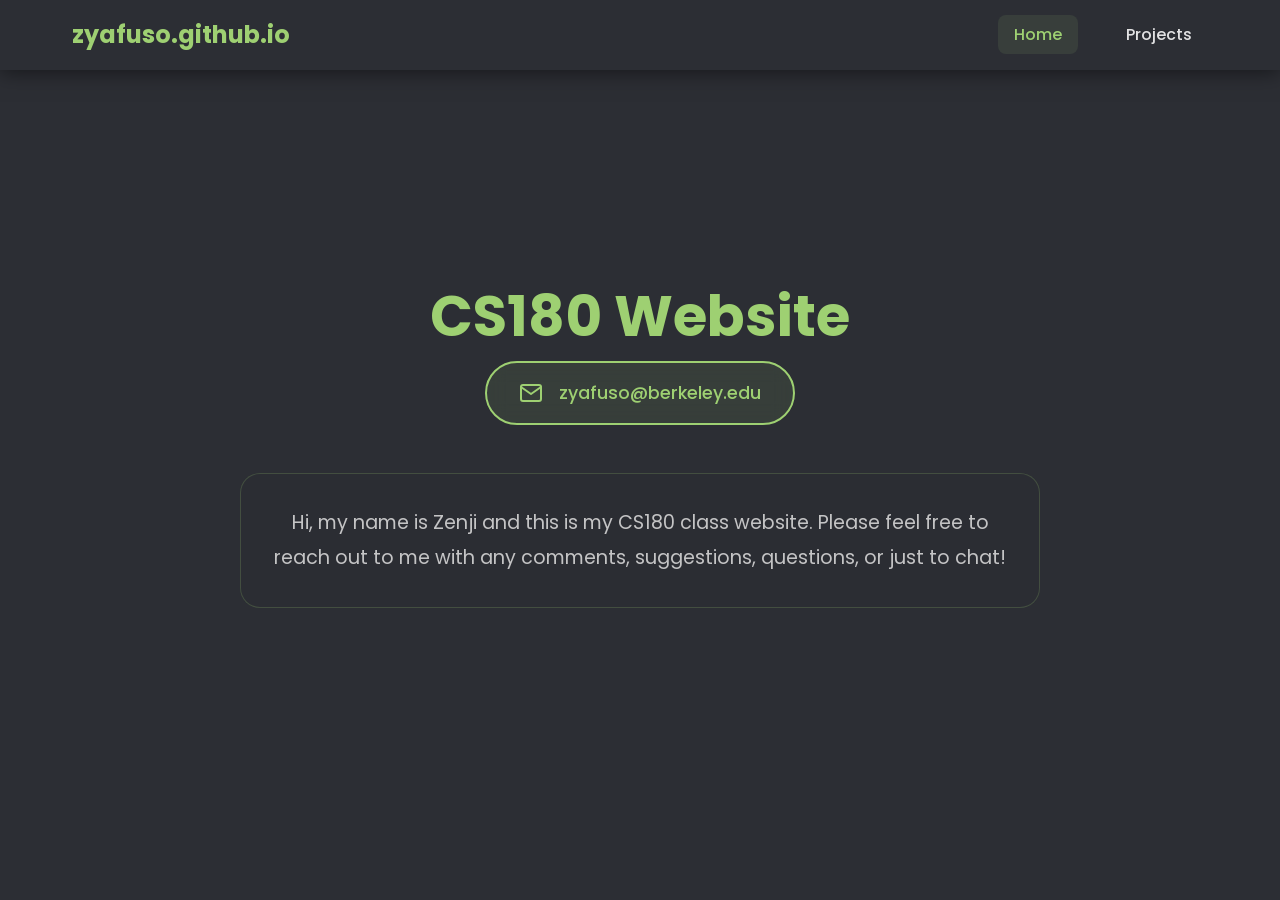
<file: index.html>
<!DOCTYPE html>
<html lang="en">
<head>
    <meta charset="UTF-8">
    <meta name="viewport" content="width=device-width, initial-scale=1.0">
    <title>CS180 Website</title>
    <link rel="stylesheet" href="./styles.css">
    <link href="https://fonts.googleapis.com/css2?family=Poppins:wght@300;400;600;700&display=swap" rel="stylesheet">
</head>
<body>
    <nav class="navbar">
        <div class="nav-container">
            <div class="nav-logo">
                <span class="logo-text">zyafuso.github.io</span>
            </div>
            <ul class="nav-menu">
                <li class="nav-item">
                    <a href="index.html" class="nav-link active">Home</a>
                </li>
                <li class="nav-item">
                    <a href="projects.html" class="nav-link">Projects</a>
                </li>
            </ul>
        </div>
    </nav>

    <main class="main-content">
        <section class="hero-section">
            <div class="hero-content">
                <h1 class="hero-title">CS180 Website</h1>
                
                <!-- Email Contact Section -->
                <div class="contact-section">
                    <div class="email-banner">
                        <svg class="email-icon" viewBox="0 0 24 24" fill="none" xmlns="http://www.w3.org/2000/svg">
                            <path d="M4 4H20C21.1 4 22 4.9 22 6V18C22 19.1 21.1 20 20 20H4C2.9 20 2 19.1 2 18V6C2 4.9 2.9 4 4 4Z" stroke="currentColor" stroke-width="2" stroke-linecap="round" stroke-linejoin="round"/>
                            <polyline points="22,6 12,13 2,6" stroke="currentColor" stroke-width="2" stroke-linecap="round" stroke-linejoin="round"/>
                        </svg>
                        <a href="mailto:your.email@example.com" class="email-link">zyafuso@berkeley.edu</a>
                    </div>
                </div>

                <!-- About Section -->
                <div class="about-section">
                    <p class="about-text">Hi, my name is Zenji and this is my CS180 class website. Please feel free to reach out to me with any comments, suggestions, questions, or just to chat!</p>
                </div>
            </div>
        </section>
    </main>

    <script src="./script.js"></script>
</body>
</html>
</file>
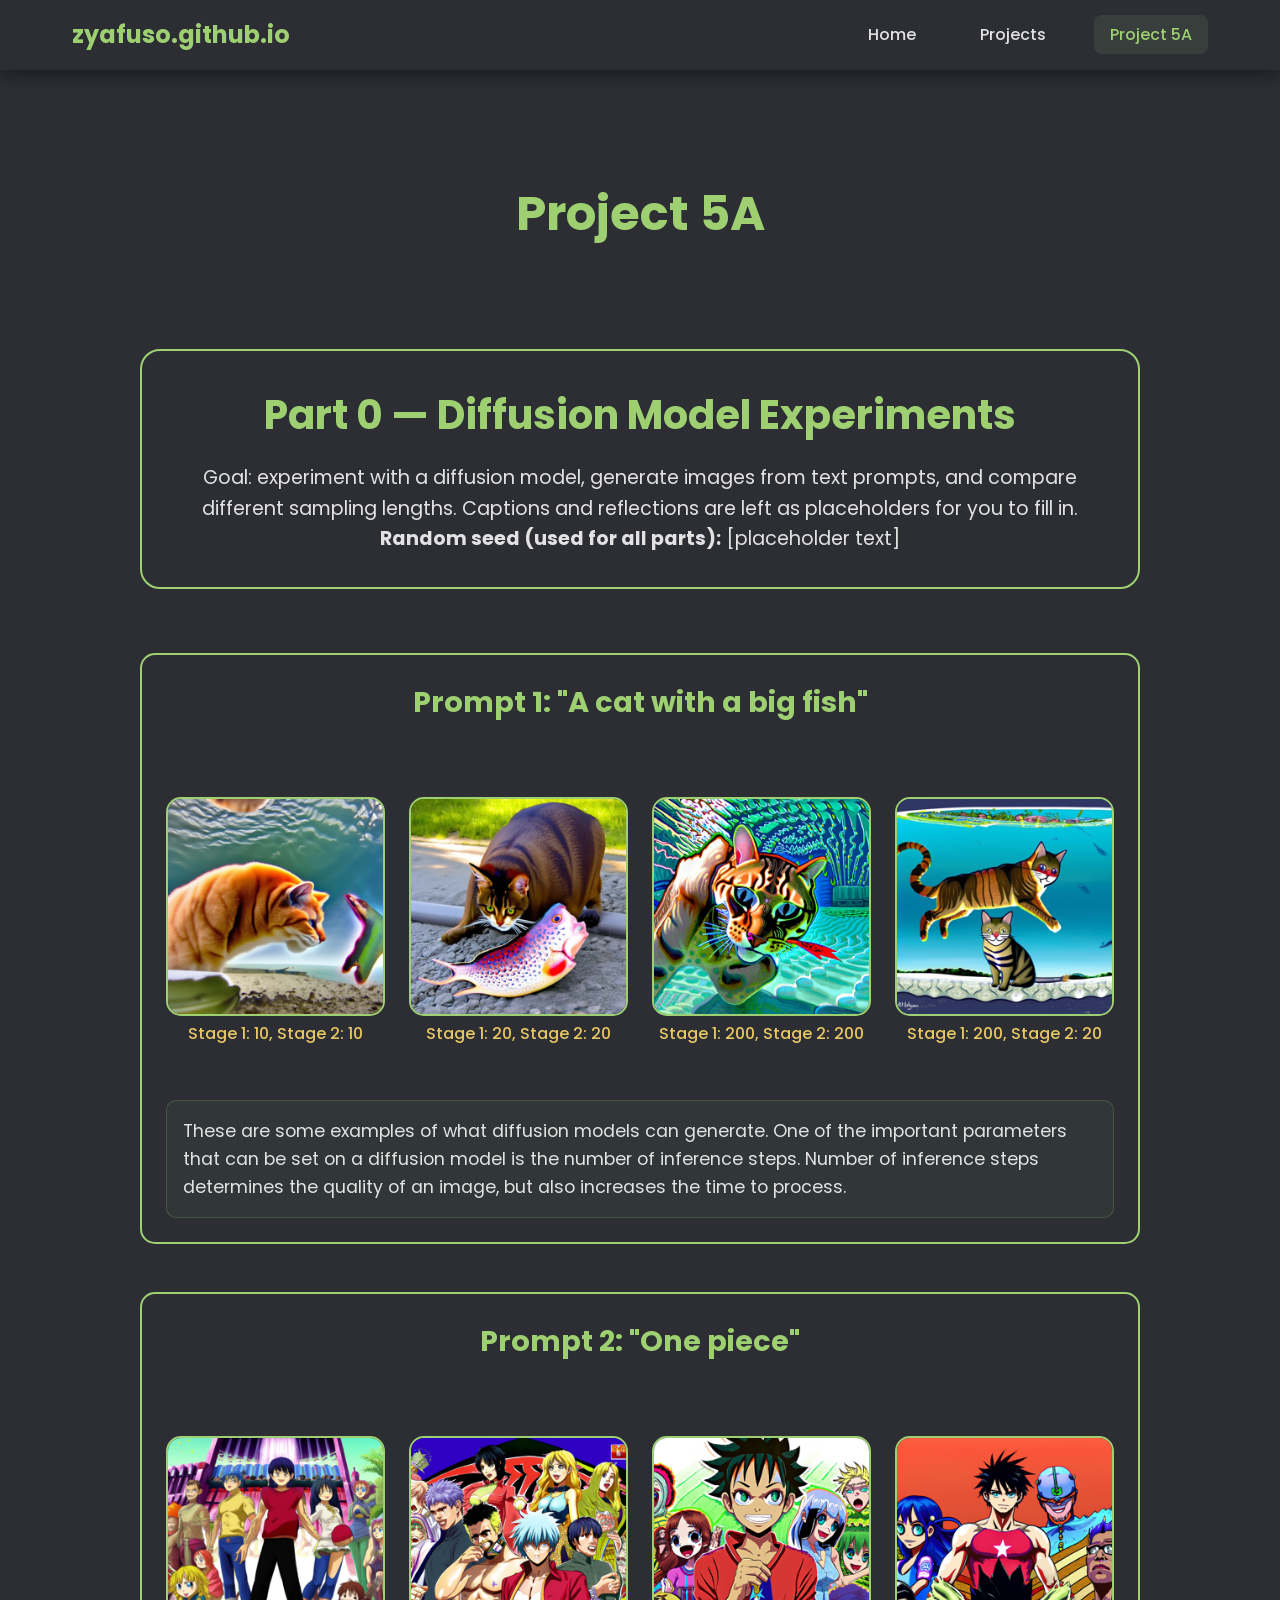
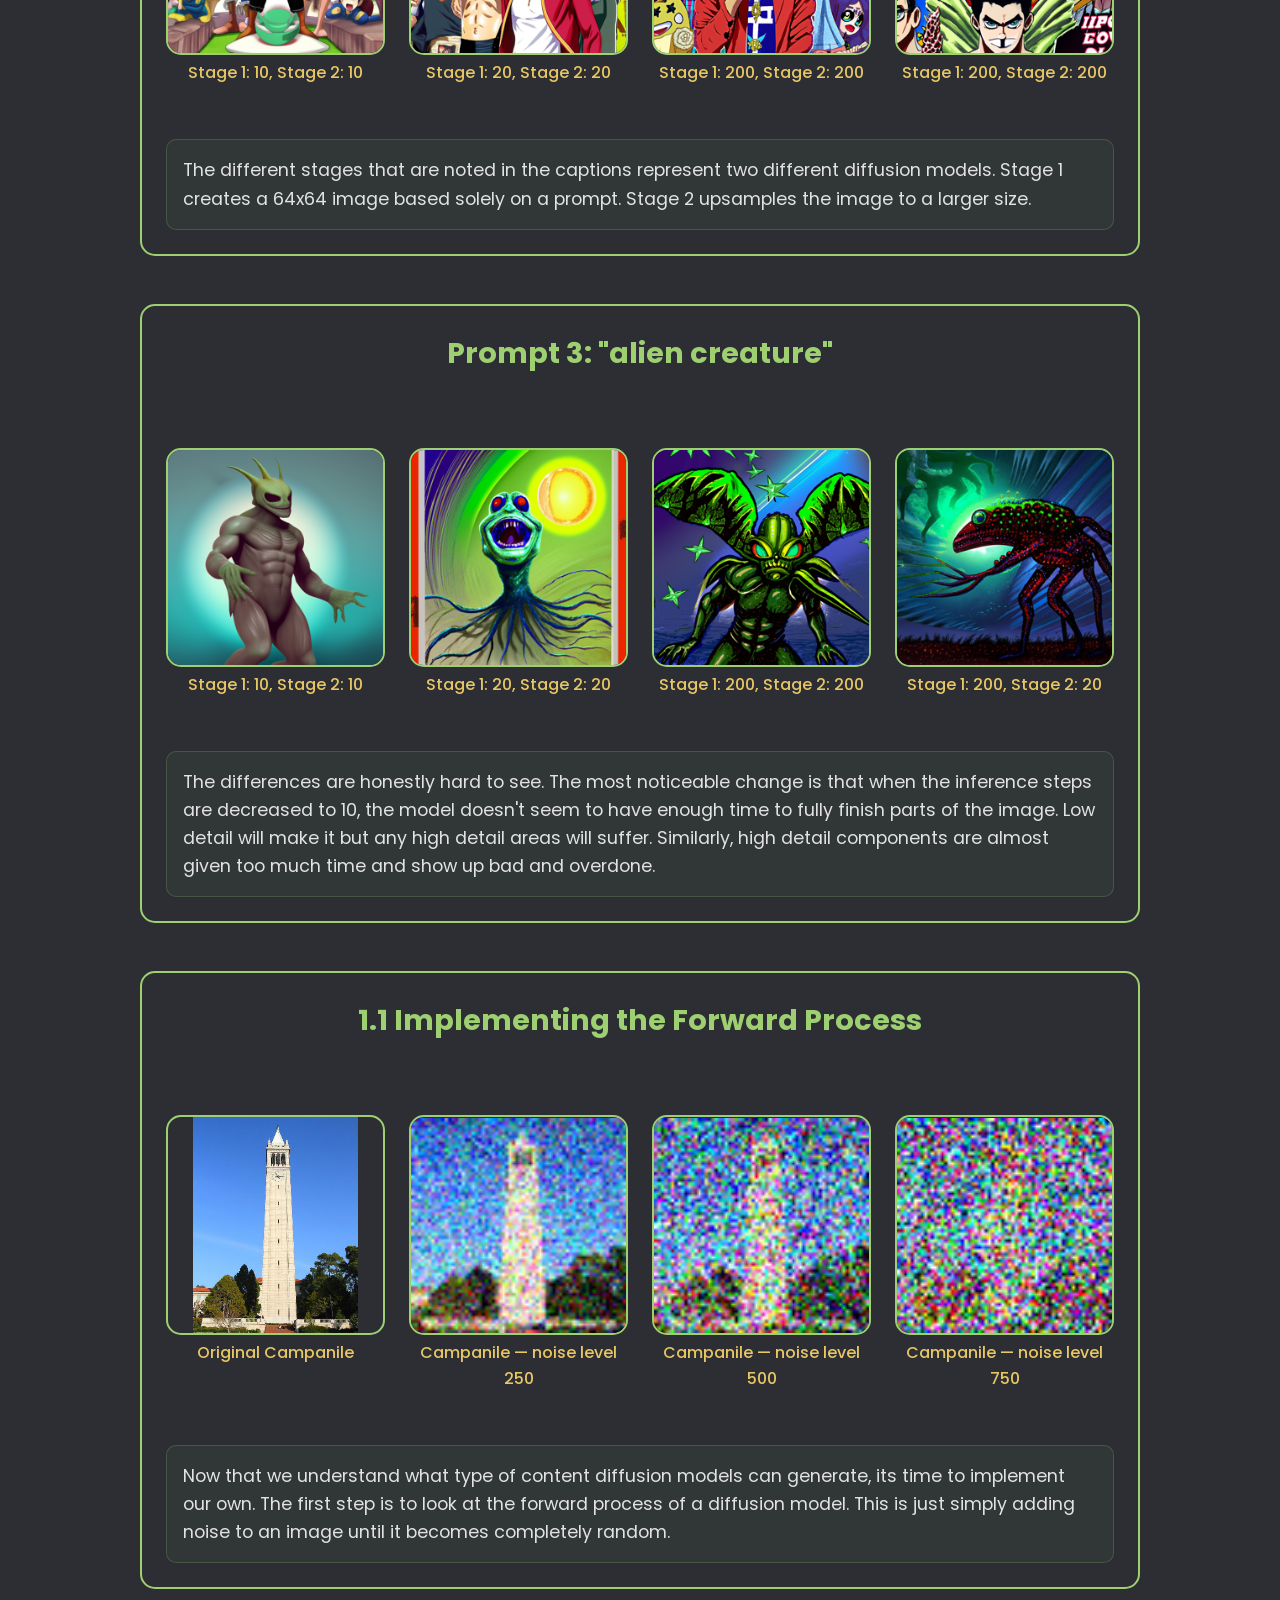
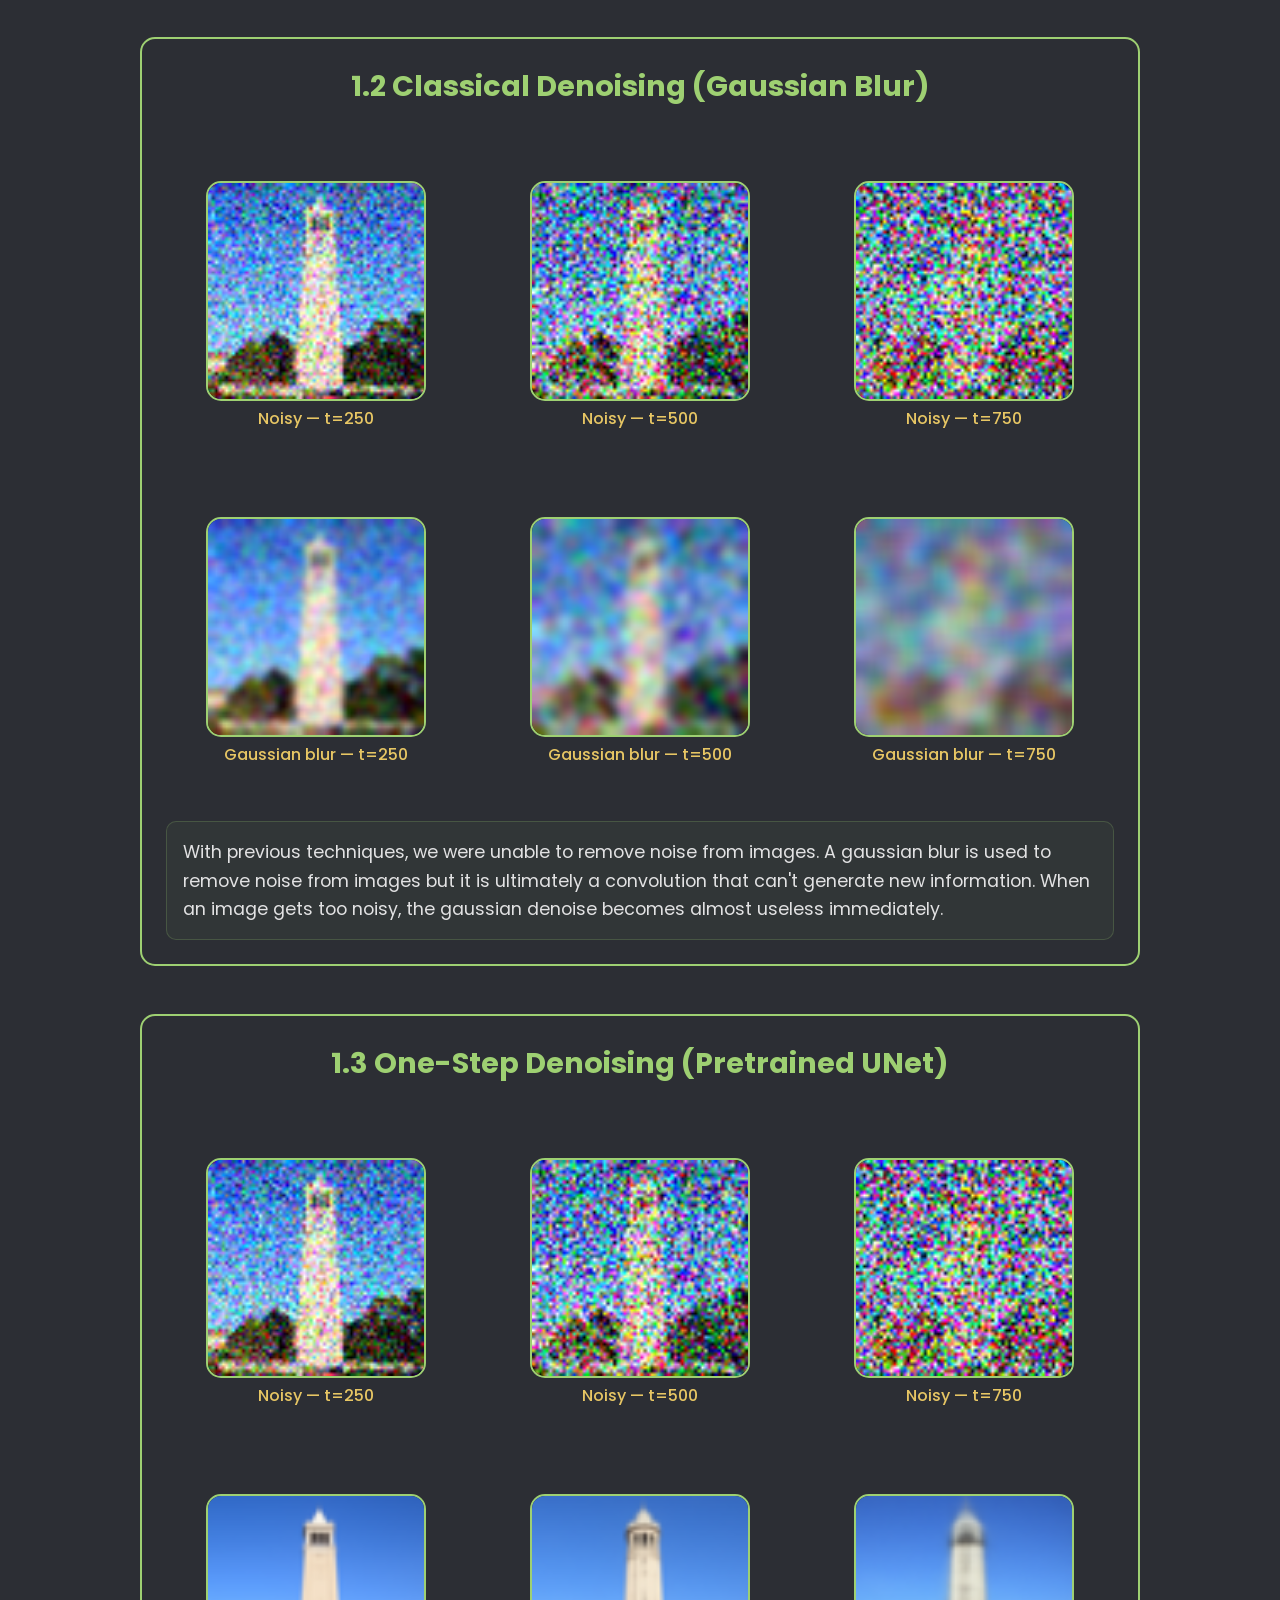
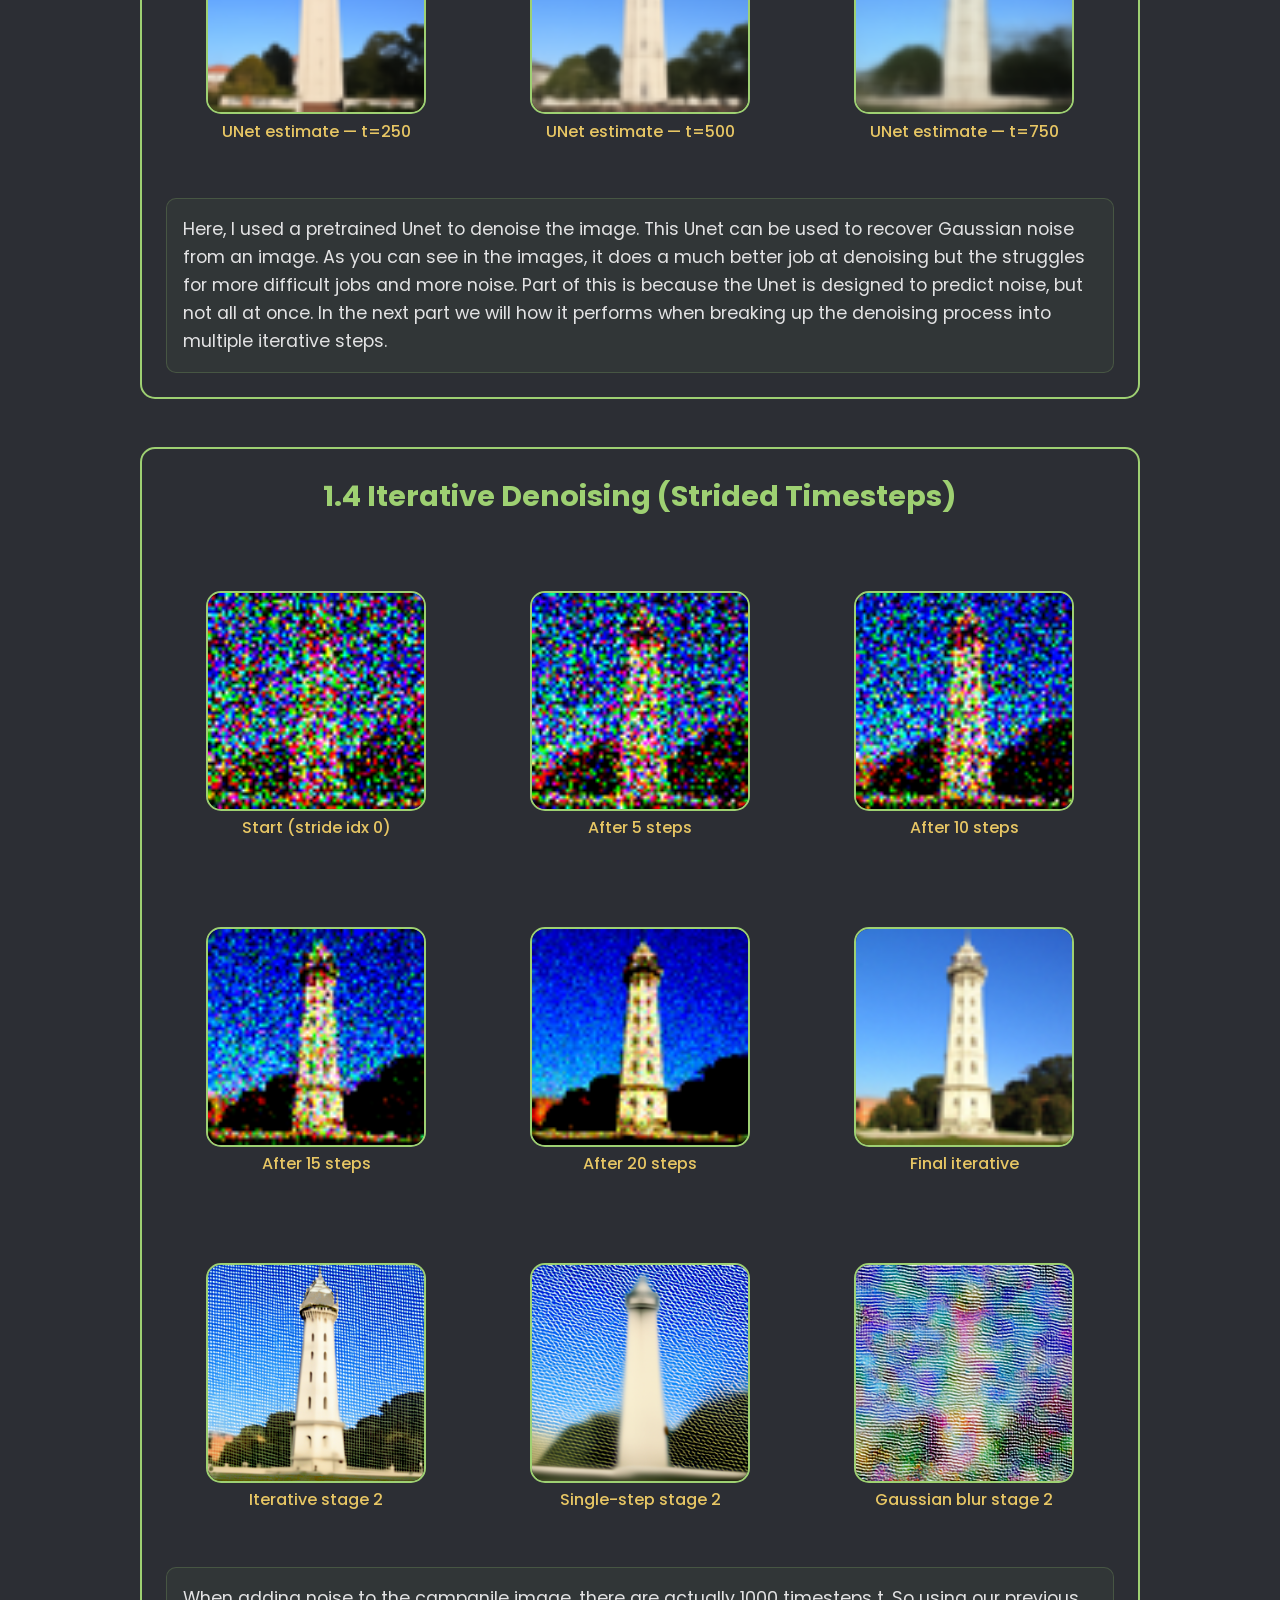
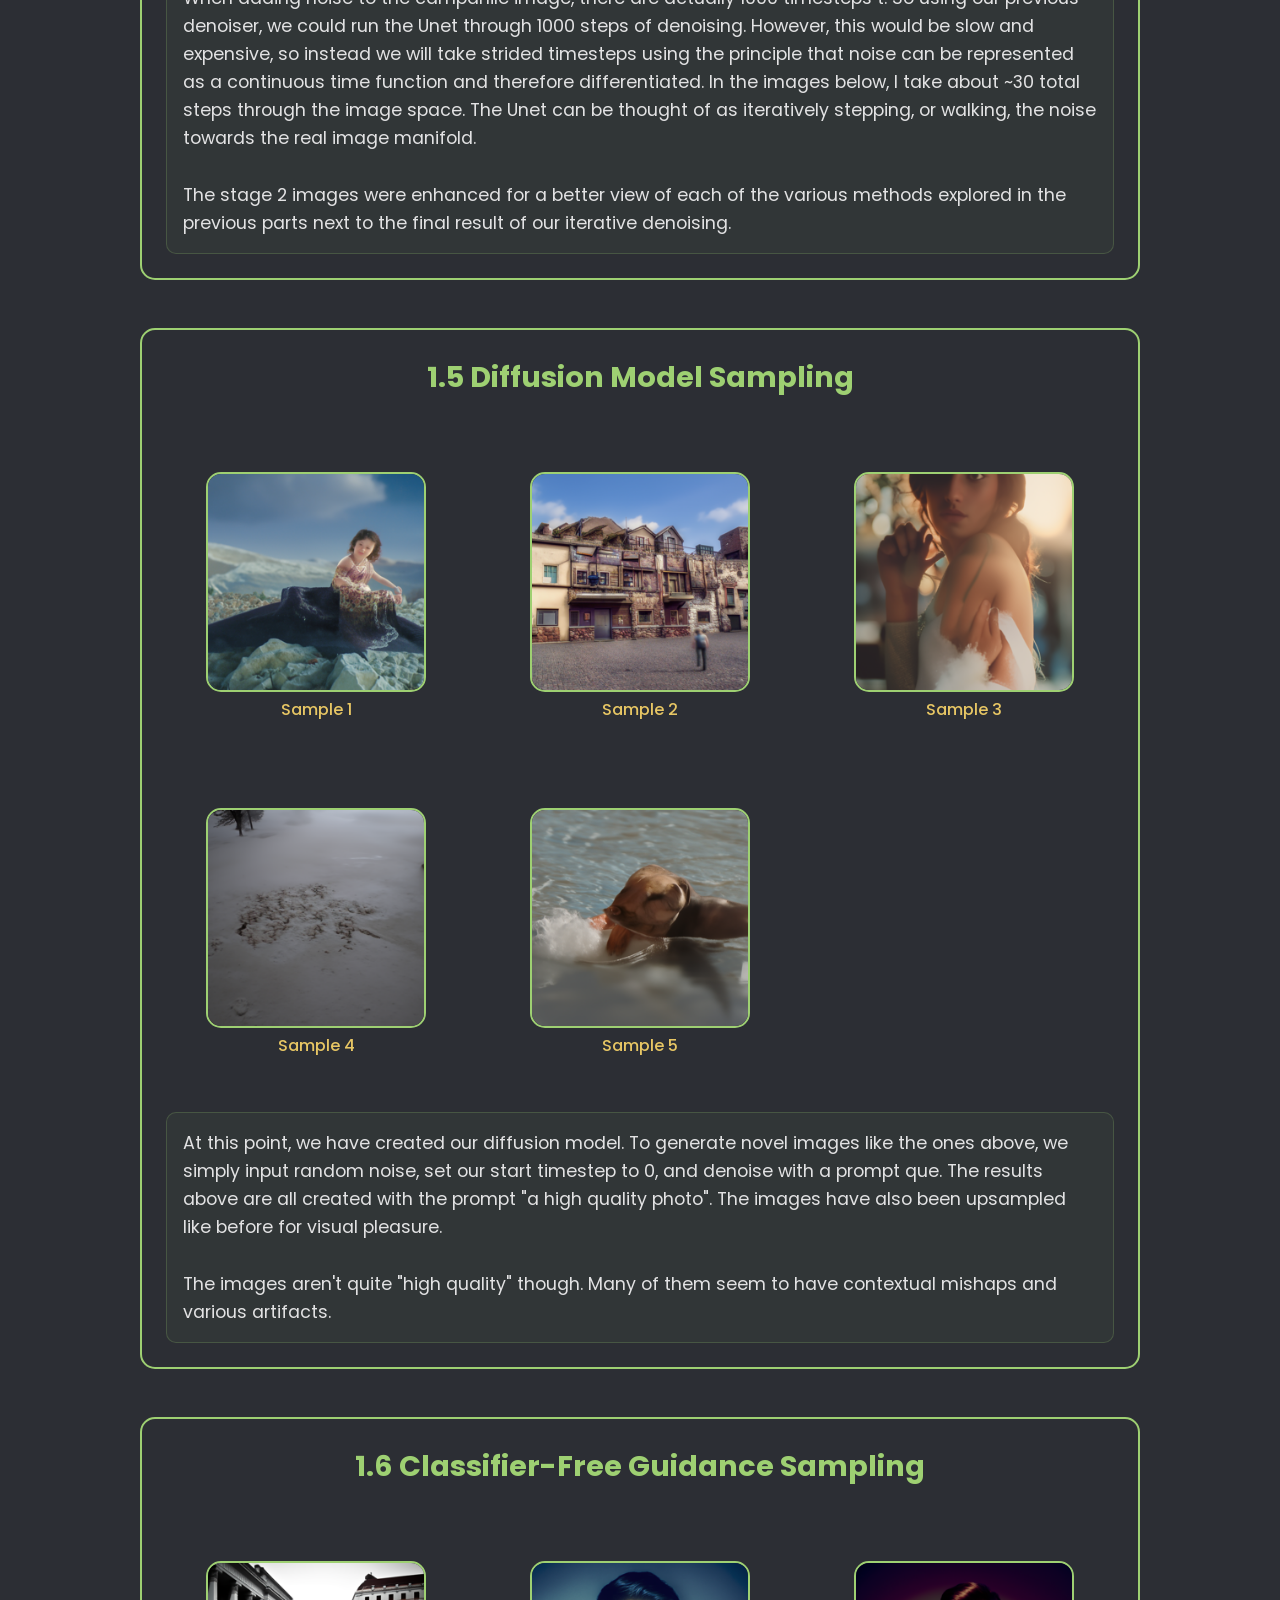
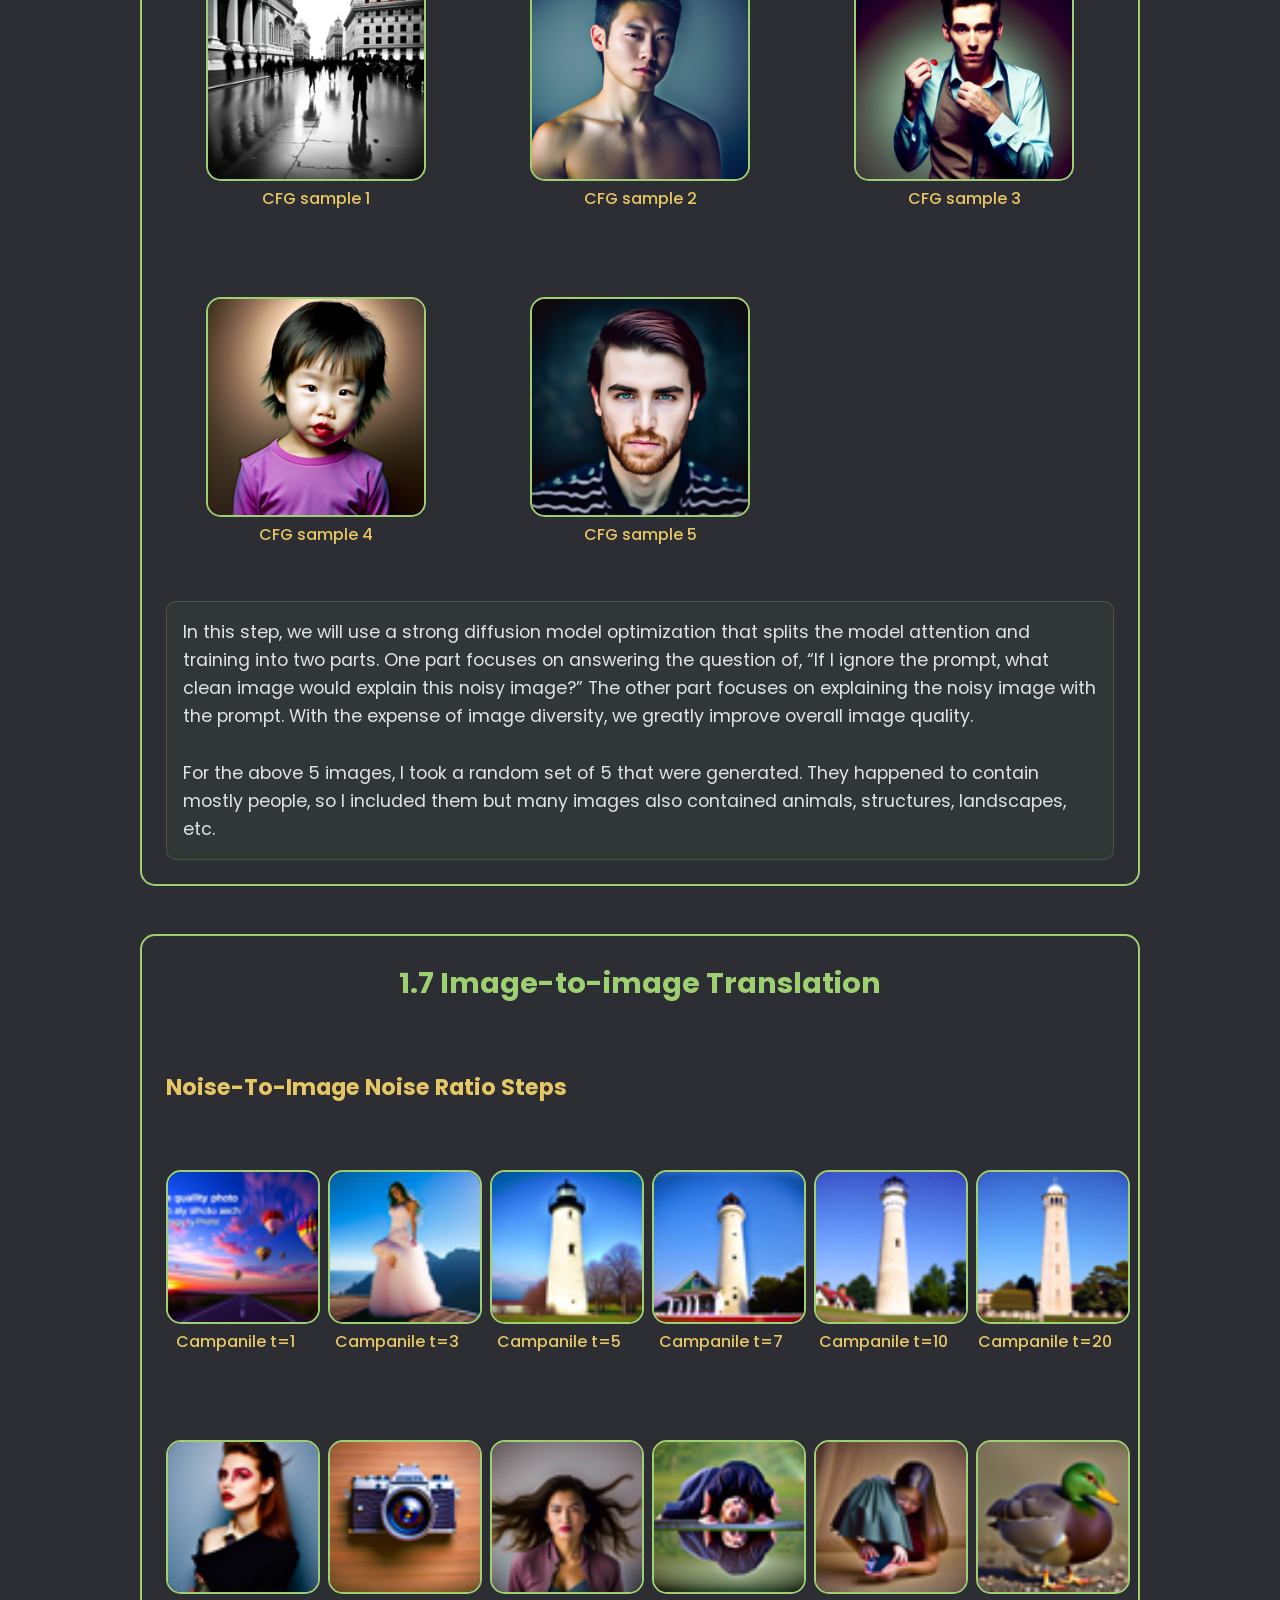
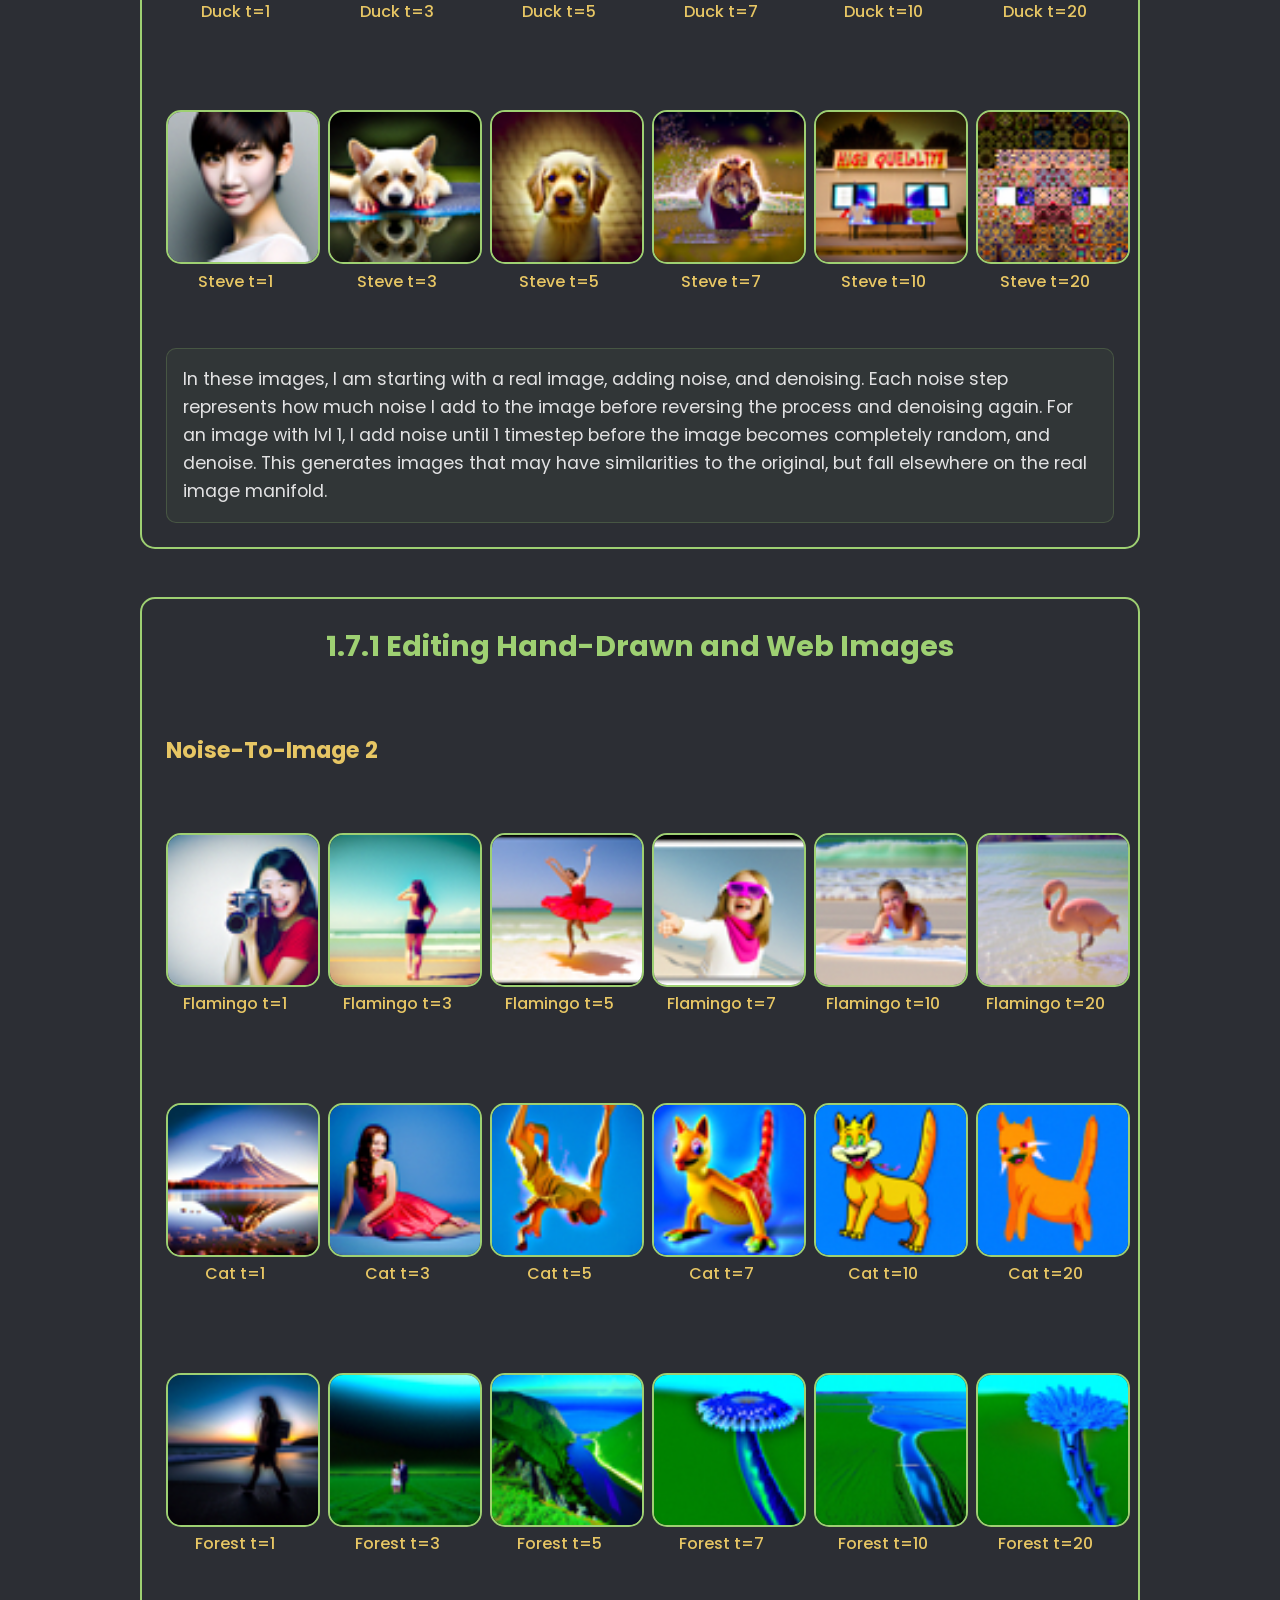
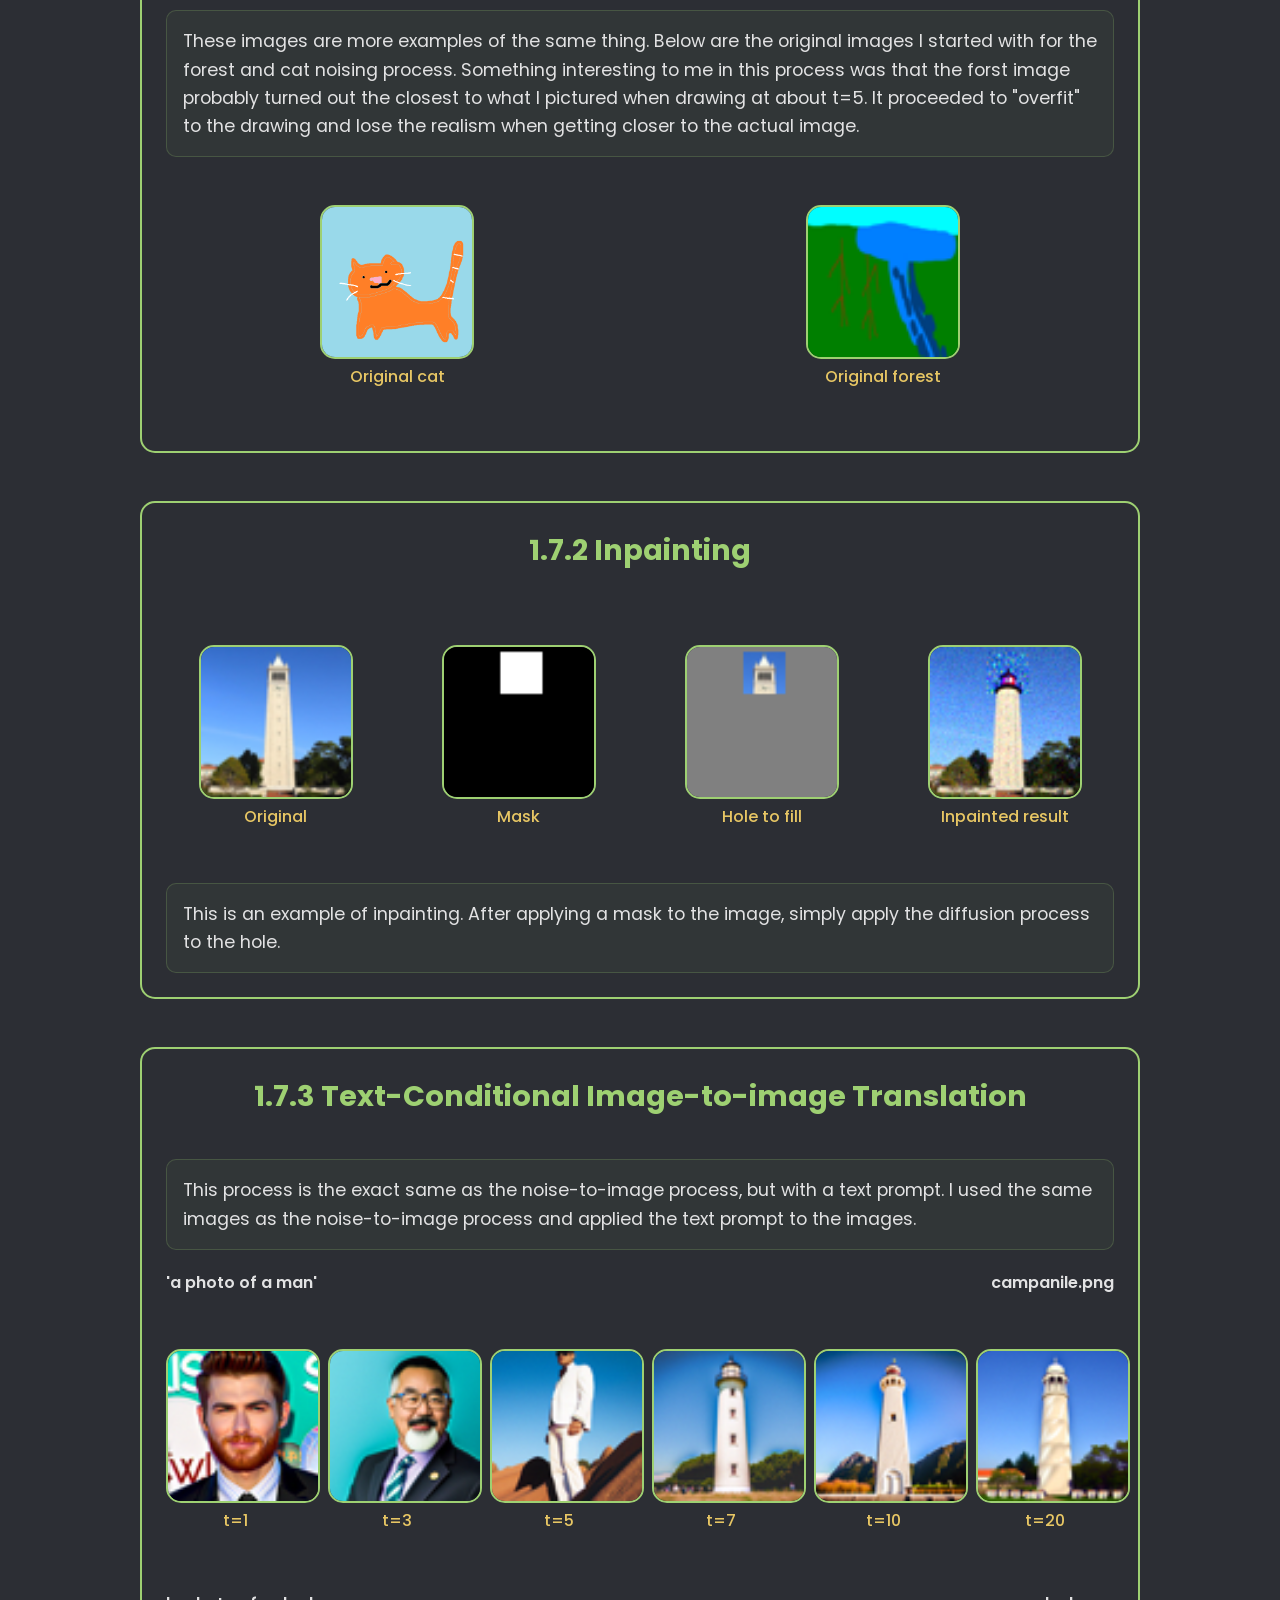
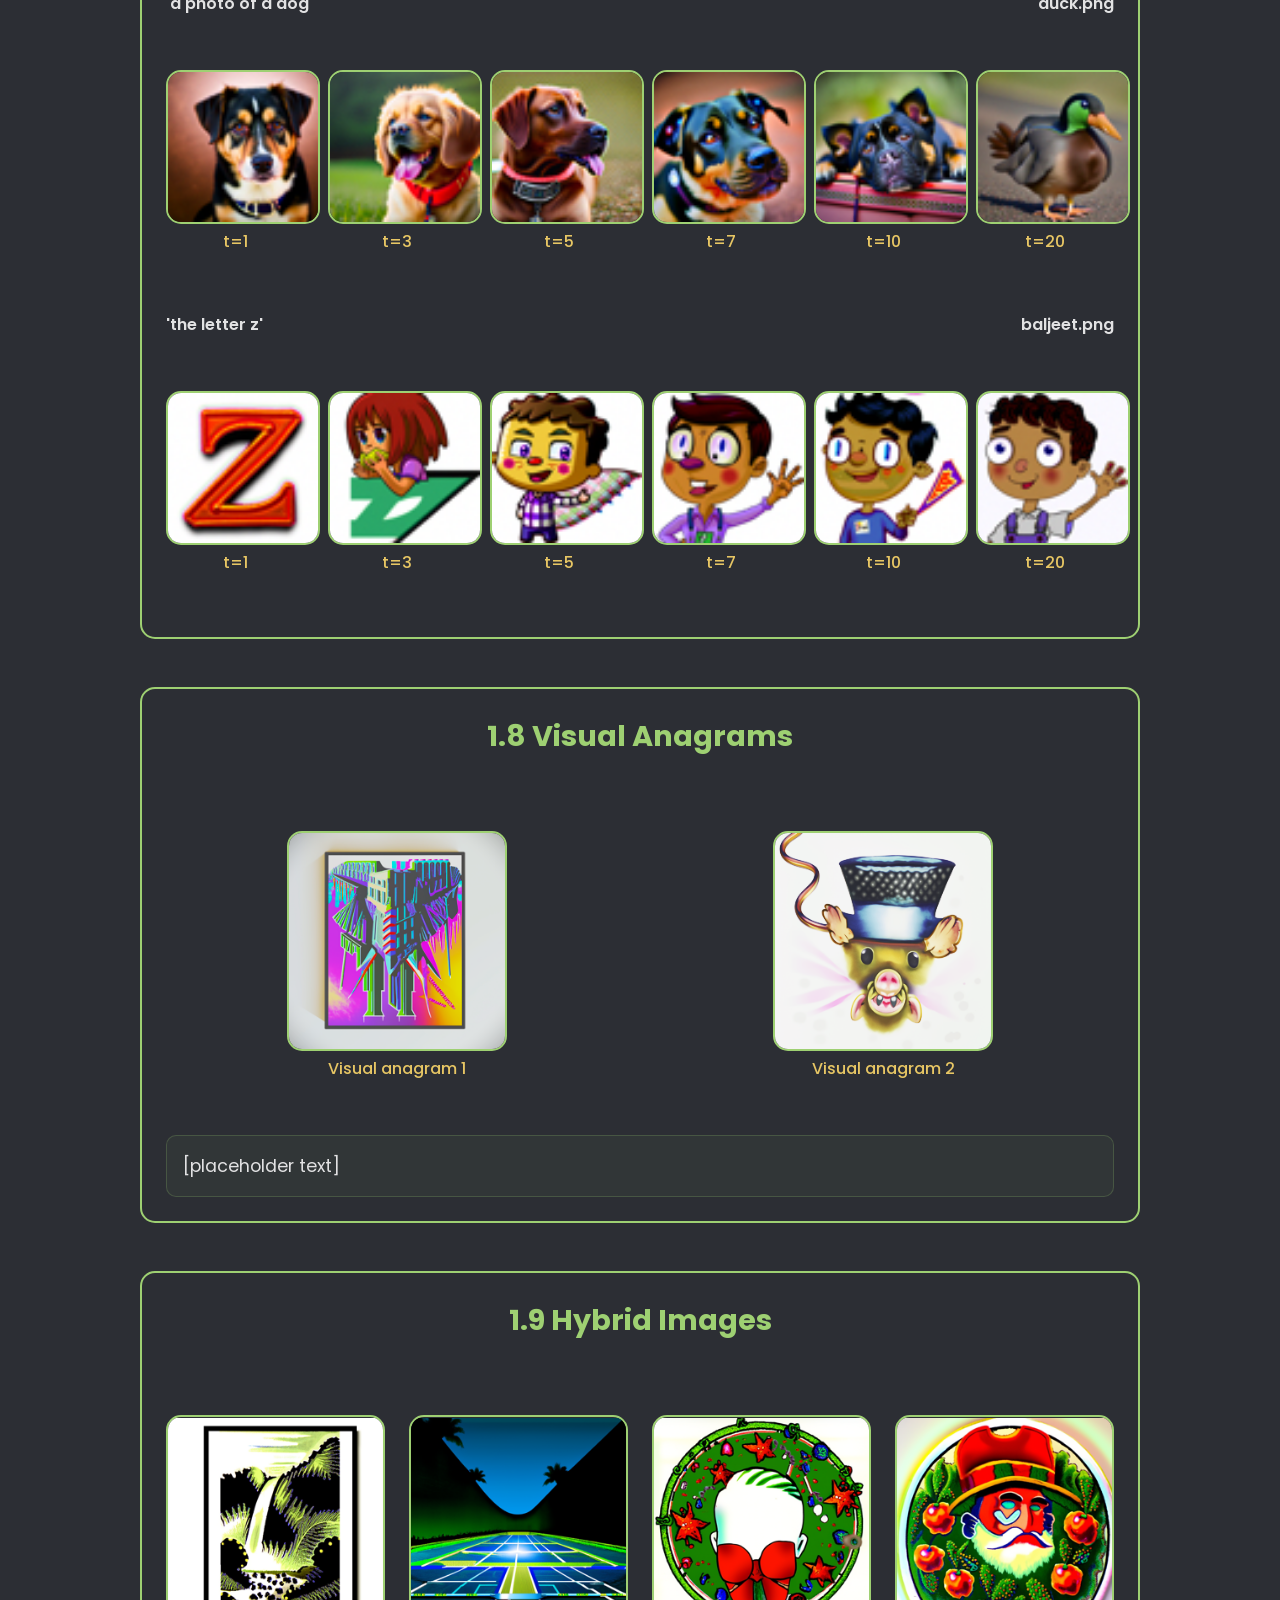
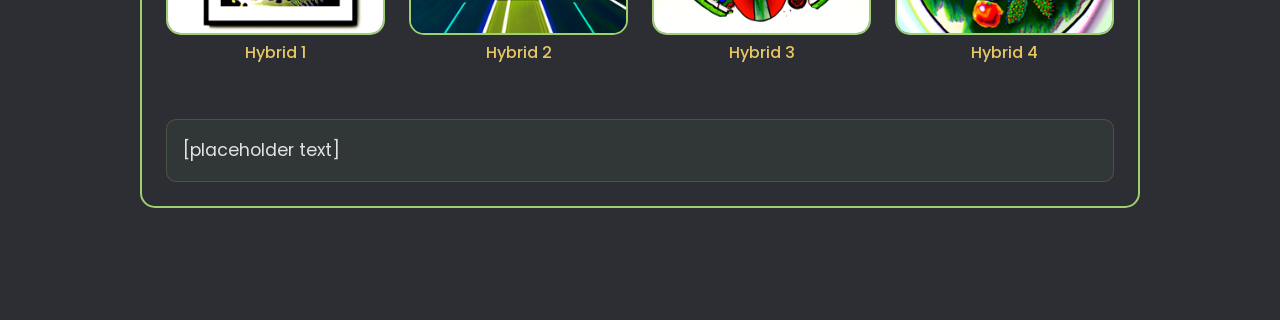
<file: project5a.html>
<!DOCTYPE html>
<html lang="en">
<head>
    <meta charset="UTF-8">
    <meta name="viewport" content="width=device-width, initial-scale=1.0">
    <title>Project 5A - CS180 Website</title>
    <link rel="stylesheet" href="./styles.css">
    <link href="https://fonts.googleapis.com/css2?family=Poppins:wght@300;400;600;700&display=swap" rel="stylesheet">
</head>
<body>
    <nav class="navbar">
        <div class="nav-container">
            <div class="nav-logo">
                <span class="logo-text">zyafuso.github.io</span>
            </div>
            <ul class="nav-menu">
                <li class="nav-item">
                    <a href="index.html" class="nav-link">Home</a>
                </li>
                <li class="nav-item">
                    <a href="projects.html" class="nav-link">Projects</a>
                </li>
                <li class="nav-item">
                    <a href="project5a.html" class="nav-link active">Project 5A</a>
                </li>
            </ul>
        </div>
    </nav>

    <main class="main-content">
        <section class="page-header">
            <div class="header-content">
                <h1 class="page-title">Project 5A</h1>
            </div>
        </section>

        <section class="project-content">
            <div class="container">
                <div class="project-container">
                    <div class="project-intro">
                        <h2>Part 0 — Diffusion Model Experiments</h2>
                        <p>Goal: experiment with a diffusion model, generate images from text prompts, and compare different sampling lengths. Captions and reflections are left as placeholders for you to fill in.</p>
                        <p><strong>Random seed (used for all parts):</strong> [placeholder text]</p>
                    </div>

                    <div class="content-section">
                        <h3>Prompt 1: "A cat with a big fish"</h3>
                        <div class="section-description">
                            <p>These are some examples of what diffusion models can generate. One of the important parameters that can be set on a diffusion model is the number of inference steps. Number of inference steps determines the quality of an image, but also increases the time to process.</p>
                        </div>
                        <div class="gallery-grid grid-4">
                            <div class="grid-item">
                                <img src="proj5/0%20-%20Sampling/a%20cat%20with%20a%20big%20fish_10.png" alt="A cat with a big fish, 10/10 steps" class="content-image clickable-image">
                                <p class="content-caption">Stage 1: 10, Stage 2: 10</p>
                            </div>
                            <div class="grid-item">
                                <img src="proj5/0%20-%20Sampling/A%20cat%20with%20a%20%20big%20fish_20.png" alt="A cat with a big fish, 20/20 steps" class="content-image clickable-image">
                                <p class="content-caption">Stage 1: 20, Stage 2: 20</p>
                            </div>
                            <div class="grid-item">
                                <img src="proj5/0%20-%20Sampling/a%20cat%20with%20a%20big%20fish_200.png" alt="A cat with a big fish, 200/200 steps" class="content-image clickable-image">
                                <p class="content-caption">Stage 1: 200, Stage 2: 200</p>
                            </div>
                            <div class="grid-item">
                                <img src="proj5/0%20-%20Sampling/a%20cat%20with%20a%20big%20fish_200_20.png" alt="A cat with a big fish, 200/20 steps" class="content-image clickable-image">
                                <p class="content-caption">Stage 1: 200, Stage 2: 20</p>
                            </div>
                        </div>
                    </div>

                    <div class="content-section">
                        <h3>Prompt 2: "One piece"</h3>
                        <div class="section-description">
                            <p>The different stages that are noted in the captions represent two different diffusion models. Stage 1 creates a 64x64 image based solely on a prompt. Stage 2 upsamples the image to a larger size.</p>
                        </div>
                        <div class="gallery-grid grid-4">
                            <div class="grid-item">
                                <img src="proj5/0%20-%20Sampling/one%20piece_10.png" alt="One piece, 10/10 steps" class="content-image clickable-image">
                                <p class="content-caption">Stage 1: 10, Stage 2: 10</p>
                            </div>
                            <div class="grid-item">
                                <img src="proj5/0%20-%20Sampling/one%20piece_20.png" alt="One piece, 20/20 steps" class="content-image clickable-image">
                                <p class="content-caption">Stage 1: 20, Stage 2: 20</p>
                            </div>
                            <div class="grid-item">
                                <img src="proj5/0%20-%20Sampling/one%20piece_200.png" alt="One piece, 200/200 steps" class="content-image clickable-image">
                                <p class="content-caption">Stage 1: 200, Stage 2: 200</p>
                            </div>
                            <div class="grid-item">
                                <img src="proj5/0%20-%20Sampling/one%20piece_200_200.png" alt="One piece, 200/200 alt run" class="content-image clickable-image">
                                <p class="content-caption">Stage 1: 200, Stage 2: 200</p>
                            </div>
                        </div>
                    </div>

                    <div class="content-section">
                        <h3>Prompt 3: "alien creature"</h3>
                        <div class="section-description">
                            <p>The differences are honestly hard to see. The most noticeable change is that when the inference steps are decreased to 10, the model doesn't seem to have enough time to fully finish parts of the image. Low detail will make it but any high detail areas will suffer. Similarly, high detail components are almost given too much time and show up bad and overdone.</p>
                        </div>
                        <div class="gallery-grid grid-4">
                            <div class="grid-item">
                                <img src="proj5/0%20-%20Sampling/alien%20creature_10.png" alt="Alien creature, 10/10 steps" class="content-image clickable-image">
                                <p class="content-caption">Stage 1: 10, Stage 2: 10</p>
                            </div>
                            <div class="grid-item">
                                <img src="proj5/0%20-%20Sampling/alien%20creature_20.png" alt="Alien creature, 20/20 steps" class="content-image clickable-image">
                                <p class="content-caption">Stage 1: 20, Stage 2: 20</p>
                            </div>
                            <div class="grid-item">
                                <img src="proj5/0%20-%20Sampling/alien%20creature_200.png" alt="Alien creature, 200/200 steps" class="content-image clickable-image">
                                <p class="content-caption">Stage 1: 200, Stage 2: 200</p>
                            </div>
                            <div class="grid-item">
                                <img src="proj5/0%20-%20Sampling/alien%20creature_200_20.png" alt="Alien creature, 200/20 steps" class="content-image clickable-image">
                                <p class="content-caption">Stage 1: 200, Stage 2: 20</p>
                            </div>
                        </div>
                    </div>

                    <div class="content-section">
                        <h3>1.1 Implementing the Forward Process</h3>
                        <div class="section-description">
                            <p>Now that we understand what type of content diffusion models can generate, its time to implement our own. The first step is to look at the forward process of a diffusion model. This is just simply adding noise to an image until it becomes completely random.</p>
                        </div>
                        <div class="gallery-grid grid-4">
                            <div class="grid-item">
                                <img src="proj5/Campanile%20Guassian%20denoise/1.2/campanile.jpg" alt="Campanile original" class="content-image square-img clickable-image">
                                <p class="content-caption">Original Campanile</p>
                            </div>
                            <div class="grid-item">
                                <img src="proj5/Campanile%20Guassian%20denoise/1.2/camp_noisy_250.png" alt="Campanile noisy level 250" class="content-image square-img clickable-image">
                                <p class="content-caption">Campanile — noise level 250</p>
                            </div>
                            <div class="grid-item">
                                <img src="proj5/Campanile%20Guassian%20denoise/1.2/camp_noisy_500.png" alt="Campanile noisy level 500" class="content-image square-img clickable-image">
                                <p class="content-caption">Campanile — noise level 500</p>
                            </div>
                            <div class="grid-item">
                                <img src="proj5/Campanile%20Guassian%20denoise/1.2/camp_noisy_750.png" alt="Campanile noisy level 750" class="content-image square-img clickable-image">
                                <p class="content-caption">Campanile — noise level 750</p>
                            </div>
                        </div>
                    </div>

                    <div class="content-section">
                        <h3>1.2 Classical Denoising (Gaussian Blur)</h3>
                        <div class="section-description">
                            <p>With previous techniques, we were unable to remove noise from images. A gaussian blur is used to remove noise from images but it is ultimately a convolution that can't generate new information. When an image gets too noisy, the gaussian denoise becomes almost useless immediately.</p>
                        </div>
                        <div class="gallery-grid grid-3">
                            <div class="grid-item">
                                <img src="proj5/Campanile%20Guassian%20denoise/1.2/camp_noisy_250.png" alt="Campanile noisy level 250" class="content-image square-img clickable-image">
                                <p class="content-caption">Noisy — t=250</p>
                            </div>
                            <div class="grid-item">
                                <img src="proj5/Campanile%20Guassian%20denoise/1.2/camp_noisy_500.png" alt="Campanile noisy level 500" class="content-image square-img clickable-image">
                                <p class="content-caption">Noisy — t=500</p>
                            </div>
                            <div class="grid-item">
                                <img src="proj5/Campanile%20Guassian%20denoise/1.2/camp_noisy_750.png" alt="Campanile noisy level 750" class="content-image square-img clickable-image">
                                <p class="content-caption">Noisy — t=750</p>
                            </div>
                        </div>
                        <div class="gallery-grid grid-3">
                            <div class="grid-item">
                                <img src="proj5/Campanile%20Guassian%20denoise/1.2/camp_guass_denoise_250.png" alt="Gaussian blur denoise level 250" class="content-image square-img clickable-image">
                                <p class="content-caption">Gaussian blur — t=250</p>
                            </div>
                            <div class="grid-item">
                                <img src="proj5/Campanile%20Guassian%20denoise/1.2/camp_guass_denoise_500.png" alt="Gaussian blur denoise level 500" class="content-image square-img clickable-image">
                                <p class="content-caption">Gaussian blur — t=500</p>
                            </div>
                            <div class="grid-item">
                                <img src="proj5/Campanile%20Guassian%20denoise/1.2/camp_guass_denoise_750.png" alt="Gaussian blur denoise level 750" class="content-image square-img clickable-image">
                                <p class="content-caption">Gaussian blur — t=750</p>
                            </div>
                        </div>
                    </div>

                    <div class="content-section">
                        <h3>1.3 One-Step Denoising (Pretrained UNet)</h3>
                        <div class="section-description">
                            <p>Here, I used a pretrained Unet to denoise the image. This Unet can be used to recover Gaussian noise from an image. As you can see in the images, it does a much better job at denoising but the struggles for more difficult jobs and more noise. Part of this is because the Unet is designed to predict noise, but not all at once. In the next part we will how it performs when breaking up the denoising process into multiple iterative steps.</p>
                        </div>
                        <div class="gallery-grid grid-3">
                            <div class="grid-item">
                                <img src="proj5/Campanile%20Guassian%20denoise/1.2/camp_noisy_250.png" alt="Campanile noisy t=250" class="content-image square-img clickable-image">
                                <p class="content-caption">Noisy — t=250</p>
                            </div>
                            <div class="grid-item">
                                <img src="proj5/Campanile%20Guassian%20denoise/1.2/camp_noisy_500.png" alt="Campanile noisy t=500" class="content-image square-img clickable-image">
                                <p class="content-caption">Noisy — t=500</p>
                            </div>
                            <div class="grid-item">
                                <img src="proj5/Campanile%20Guassian%20denoise/1.2/camp_noisy_750.png" alt="Campanile noisy t=750" class="content-image square-img clickable-image">
                                <p class="content-caption">Noisy — t=750</p>
                            </div>
                        </div>
                        <div class="gallery-grid grid-3">
                            <div class="grid-item">
                                <img src="proj5/Campanile%20Guassian%20denoise/1.3/camp_pred_denoise_250.png" alt="Campanile UNet estimate t=250" class="content-image square-img clickable-image">
                                <p class="content-caption">UNet estimate — t=250</p>
                            </div>
                            <div class="grid-item">
                                <img src="proj5/Campanile%20Guassian%20denoise/1.3/camp_pred_denoise_500.png" alt="Campanile UNet estimate t=500" class="content-image square-img clickable-image">
                                <p class="content-caption">UNet estimate — t=500</p>
                            </div>
                            <div class="grid-item">
                                <img src="proj5/Campanile%20Guassian%20denoise/1.3/camp_pred_denoise_750.png" alt="Campanile UNet estimate t=750" class="content-image square-img clickable-image">
                                <p class="content-caption">UNet estimate — t=750</p>
                            </div>
                        </div>
                    </div>

                    <div class="content-section">
                        <h3>1.4 Iterative Denoising (Strided Timesteps)</h3>
                        <div class="section-description">
                            <p>When adding noise to the campanile image, there are actually 1000 timesteps t. So using our previous denoiser, we could run the Unet through 1000 steps of denoising. However, this would be slow and expensive, so instead we will take strided timesteps using the principle that noise can be represented as a continuous time function and therefore differentiated. In the images below, I take about ~30 total steps through the image space. The Unet can be thought of as iteratively stepping, or walking, the noise towards the real image manifold.
                                <br><br>The stage 2 images were enhanced for a better view of each of the various methods explored in the previous parts next to the final result of our iterative denoising.
                            </p>
                        </div>
                        <div class="gallery-grid grid-3">
                            <div class="grid-item">
                                <img src="proj5/Campanile%20Guassian%20denoise/1.4/Iterative_denoise_690.png" alt="Iterative denoise start (timestep ~690)" class="content-image square-img clickable-image">
                                <p class="content-caption">Start (stride idx 0)</p>
                            </div>
                            <div class="grid-item">
                                <img src="proj5/Campanile%20Guassian%20denoise/1.4/Iter_dn_540.png" alt="Iterative denoise mid step t≈540" class="content-image square-img clickable-image">
                                <p class="content-caption">After 5 steps</p>
                            </div>
                            <div class="grid-item">
                                <img src="proj5/Campanile%20Guassian%20denoise/1.4/Iter_dn_390.png" alt="Iterative denoise mid step t≈390" class="content-image square-img clickable-image">
                                <p class="content-caption">After 10 steps</p>
                            </div>
                        </div>
                        <div class="gallery-grid grid-3">
                            <div class="grid-item">
                                <img src="proj5/Campanile%20Guassian%20denoise/1.4/Iter_dn_240.png" alt="Iterative denoise mid step t≈240" class="content-image square-img clickable-image">
                                <p class="content-caption">After 15 steps</p>
                            </div>
                            <div class="grid-item">
                                <img src="proj5/Campanile%20Guassian%20denoise/1.4/Iter_dn_90.png" alt="Iterative denoise mid step t≈90" class="content-image square-img clickable-image">
                                <p class="content-caption">After 20 steps</p>
                            </div>
                            <div class="grid-item">
                                <img src="proj5/Campanile%20Guassian%20denoise/1.4/Iter_dn_0_final.png" alt="Iterative denoise final" class="content-image square-img clickable-image">
                                <p class="content-caption">Final iterative</p>
                            </div>
                        </div>
                        <div class="gallery-grid grid-3">
                            <div class="grid-item">
                                <img src="proj5/Campanile%20Guassian%20denoise/1.4/stage_2_iter.png" alt="Iterative denoise stage 2" class="content-image square-img clickable-image">
                                <p class="content-caption">Iterative stage 2</p>
                            </div>
                            <div class="grid-item">
                                <img src="proj5/Campanile%20Guassian%20denoise/1.4/stage_2_one_step.png" alt="One-step denoise stage 2" class="content-image square-img clickable-image">
                                <p class="content-caption">Single-step stage 2</p>
                            </div>
                            <div class="grid-item">
                                <img src="proj5/Campanile%20Guassian%20denoise/1.4/stage_2_gauss_blur.png" alt="Gaussian blur stage 2" class="content-image square-img clickable-image">
                                <p class="content-caption">Gaussian blur stage 2</p>
                            </div>
                        </div>
                    </div>

                    <div class="content-section">
                        <h3>1.5 Diffusion Model Sampling</h3>
                        <div class="section-description">
                            <p>At this point, we have created our diffusion model. To generate novel images like the ones above, we simply input random noise, set our start timestep to 0, and denoise with a prompt que. The results above are all created with the prompt "a high quality photo". The images have also been upsampled like before for visual pleasure.
                                <br><br>The images aren't quite "high quality" though. Many of them seem to have contextual mishaps and various artifacts.
                            </p>
                        </div>
                        <div class="gallery-grid grid-3">
                            <div class="grid-item">
                                <img src="proj5/1.5/random_gen_1.png" alt="Random diffusion sample 1" class="content-image square-img clickable-image">
                                <p class="content-caption">Sample 1</p>
                            </div>
                            <div class="grid-item">
                                <img src="proj5/1.5/random_gen_2.png" alt="Random diffusion sample 2" class="content-image square-img clickable-image">
                                <p class="content-caption">Sample 2</p>
                            </div>
                            <div class="grid-item">
                                <img src="proj5/1.5/random_gen_3.png" alt="Random diffusion sample 3" class="content-image square-img clickable-image">
                                <p class="content-caption">Sample 3</p>
                            </div>
                        </div>
                        <div class="gallery-grid grid-3">
                            <div class="grid-item">
                                <img src="proj5/1.5/random_gen_4.png" alt="Random diffusion sample 4" class="content-image square-img clickable-image">
                                <p class="content-caption">Sample 4</p>
                            </div>
                            <div class="grid-item">
                                <img src="proj5/1.5/random_gen_5.png" alt="Random diffusion sample 5" class="content-image square-img clickable-image">
                                <p class="content-caption">Sample 5</p>
                            </div>
                        </div>
                    </div>

                    <div class="content-section">
                        <h3>1.6 Classifier-Free Guidance Sampling</h3>
                        <div class="section-description">
                            <p>In this step, we will use a strong diffusion model optimization that splits the model attention and training into two parts. One part focuses on answering the question of, “If I ignore the prompt, what clean image would explain this noisy image?” The other part focuses on explaining the noisy image with the prompt. With the expense of image diversity, we greatly improve overall image quality.
                                <br><br> For the above 5 images, I took a random set of 5 that were generated. They happened to contain mostly people, so I included them but many images also contained animals, structures, landscapes, etc.
                            </p>
                        </div>
                        <div class="gallery-grid grid-3">
                            <div class="grid-item">
                                <img src="proj5/1.6/cfg_1.png" alt="CFG sample 1" class="content-image square-img clickable-image">
                                <p class="content-caption">CFG sample 1</p>
                            </div>
                            <div class="grid-item">
                                <img src="proj5/1.6/cfg_2.png" alt="CFG sample 2" class="content-image square-img clickable-image">
                                <p class="content-caption">CFG sample 2</p>
                            </div>
                            <div class="grid-item">
                                <img src="proj5/1.6/cfg_3.png" alt="CFG sample 3" class="content-image square-img clickable-image">
                                <p class="content-caption">CFG sample 3</p>
                            </div>
                        </div>
                        <div class="gallery-grid grid-3">
                            <div class="grid-item">
                                <img src="proj5/1.6/cfg_4.png" alt="CFG sample 4" class="content-image square-img clickable-image">
                                <p class="content-caption">CFG sample 4</p>
                            </div>
                            <div class="grid-item">
                                <img src="proj5/1.6/cfg_5.png" alt="CFG sample 5" class="content-image square-img clickable-image">
                                <p class="content-caption">CFG sample 5</p>
                            </div>
                        </div>
                    </div>

                    <div class="content-section part-17">
                        <h3>1.7 Image-to-image Translation</h3>
                        <h4>Noise-To-Image Noise Ratio Steps</h4>
                        <div class="gallery-grid grid-6">
                            <div class="grid-item">
                                <img src="proj5/1.7/camp_renoise_lvl_1.png" alt="Campanile renoise lvl 1" class="content-image square-img clickable-image">
                                <p class="content-caption">Campanile t=1</p>
                            </div>
                            <div class="grid-item">
                                <img src="proj5/1.7/camp_renoise_lvl_3.png" alt="Campanile renoise lvl 3" class="content-image square-img clickable-image">
                                <p class="content-caption">Campanile t=3</p>
                            </div>
                            <div class="grid-item">
                                <img src="proj5/1.7/camp_renoise_lvl_5.png" alt="Campanile renoise lvl 5" class="content-image square-img clickable-image">
                                <p class="content-caption">Campanile t=5</p>
                            </div>
                            <div class="grid-item">
                                <img src="proj5/1.7/camp_renoise_lvl_7.png" alt="Campanile renoise lvl 7" class="content-image square-img clickable-image">
                                <p class="content-caption">Campanile t=7</p>
                            </div>
                            <div class="grid-item">
                                <img src="proj5/1.7/camp_renoise_lvl_10.png" alt="Campanile renoise lvl 10" class="content-image square-img clickable-image">
                                <p class="content-caption">Campanile t=10</p>
                            </div>
                            <div class="grid-item">
                                <img src="proj5/1.7/camp_renoise_lvl_20.png" alt="Campanile renoise lvl 20" class="content-image square-img clickable-image">
                                <p class="content-caption">Campanile t=20</p>
                            </div>
                        </div>
                        <div class="gallery-grid grid-6">
                            <div class="grid-item">
                                <img src="proj5/1.7/duck_renoise_lvl_1.png" alt="Duck renoise lvl 1" class="content-image square-img clickable-image">
                                <p class="content-caption">Duck t=1</p>
                            </div>
                            <div class="grid-item">
                                <img src="proj5/1.7/duck_renoise_lvl_3.png" alt="Duck renoise lvl 3" class="content-image square-img clickable-image">
                                <p class="content-caption">Duck t=3</p>
                            </div>
                            <div class="grid-item">
                                <img src="proj5/1.7/duck_renoise_lvl_5.png" alt="Duck renoise lvl 5" class="content-image square-img clickable-image">
                                <p class="content-caption">Duck t=5</p>
                            </div>
                            <div class="grid-item">
                                <img src="proj5/1.7/duck_renoise_lvl_7.png" alt="Duck renoise lvl 7" class="content-image square-img clickable-image">
                                <p class="content-caption">Duck t=7</p>
                            </div>
                            <div class="grid-item">
                                <img src="proj5/1.7/duck_renoise_lvl_10.png" alt="Duck renoise lvl 10" class="content-image square-img clickable-image">
                                <p class="content-caption">Duck t=10</p>
                            </div>
                            <div class="grid-item">
                                <img src="proj5/1.7/duck_renoise_lvl_20.png" alt="Duck renoise lvl 20" class="content-image square-img clickable-image">
                                <p class="content-caption">Duck t=20</p>
                            </div>
                        </div>
                        <div class="gallery-grid grid-6">
                            <div class="grid-item">
                                <img src="proj5/1.7/steve_renoise_lvl_1.png" alt="Steve renoise lvl 1" class="content-image square-img clickable-image">
                                <p class="content-caption">Steve t=1</p>
                            </div>
                            <div class="grid-item">
                                <img src="proj5/1.7/steve_renoise_lvl_3.png" alt="Steve renoise lvl 3" class="content-image square-img clickable-image">
                                <p class="content-caption">Steve t=3</p>
                            </div>
                            <div class="grid-item">
                                <img src="proj5/1.7/steve_renoise_lvl_5.png" alt="Steve renoise lvl 5" class="content-image square-img clickable-image">
                                <p class="content-caption">Steve t=5</p>
                            </div>
                            <div class="grid-item">
                                <img src="proj5/1.7/steve_renoise_lvl_7.png" alt="Steve renoise lvl 7" class="content-image square-img clickable-image">
                                <p class="content-caption">Steve t=7</p>
                            </div>
                            <div class="grid-item">
                                <img src="proj5/1.7/steve_renoise_lvl_10.png" alt="Steve renoise lvl 10" class="content-image square-img clickable-image">
                                <p class="content-caption">Steve t=10</p>
                            </div>
                            <div class="grid-item">
                                <img src="proj5/1.7/steve_renoise_lvl_20.png" alt="Steve renoise lvl 20" class="content-image square-img clickable-image">
                                <p class="content-caption">Steve t=20</p>
                            </div>
                           
                        </div>
                        <div class="section-description">
                            <p>In these images, I am starting with a real image, adding noise, and denoising. Each noise step represents how much noise I add to the image before reversing the process and denoising again. For an image with lvl 1, I add noise until 1 timestep before the image becomes completely random, and denoise. This generates images that may have similarities to the original, but fall elsewhere on the real image manifold. </p>
                        </div>
                    </div>

                    <div class="content-section part-17">
                        <h3>1.7.1 Editing Hand-Drawn and Web Images</h3>

                        <h4>Noise-To-Image 2</h4>
                        <div class="gallery-grid grid-6">
                            <div class="grid-item">
                                <img src="proj5/1.7/flamingo_renoise_lvl_1.png" alt="Flamingo renoise lvl 1" class="content-image square-img clickable-image">
                                <p class="content-caption">Flamingo t=1</p>
                            </div>
                            <div class="grid-item">
                                <img src="proj5/1.7/flamingo_renoise_lvl_3.png" alt="Flamingo renoise lvl 3" class="content-image square-img clickable-image">
                                <p class="content-caption">Flamingo t=3</p>
                            </div>
                            <div class="grid-item">
                                <img src="proj5/1.7/flamingo_renoise_lvl_5.png" alt="Flamingo renoise lvl 5" class="content-image square-img clickable-image">
                                <p class="content-caption">Flamingo t=5</p>
                            </div>
                            <div class="grid-item">
                                <img src="proj5/1.7/flamingo_renoise_lvl_7.png" alt="Flamingo renoise lvl 7" class="content-image square-img clickable-image">
                                <p class="content-caption">Flamingo t=7</p>
                            </div>
                            <div class="grid-item">
                                <img src="proj5/1.7/flamingo_renoise_lvl_10.png" alt="Flamingo renoise lvl 10" class="content-image square-img clickable-image">
                                <p class="content-caption">Flamingo t=10</p>
                            </div>
                            <div class="grid-item">
                                <img src="proj5/1.7/flamingo_renoise_lvl_20.png" alt="Flamingo renoise lvl 20" class="content-image square-img clickable-image">
                                <p class="content-caption">Flamingo t=20</p>
                            </div>
                        </div>
                        <div class="gallery-grid grid-6">
                            <div class="grid-item">
                                <img src="proj5/1.7/cat_renoise_lvl_1.png" alt="Cat renoise lvl 1" class="content-image square-img clickable-image">
                                <p class="content-caption">Cat t=1</p>
                            </div>
                            <div class="grid-item">
                                <img src="proj5/1.7/cat_renoise_lvl_3.png" alt="Cat renoise lvl 3" class="content-image square-img clickable-image">
                                <p class="content-caption">Cat t=3</p>
                            </div>
                            <div class="grid-item">
                                <img src="proj5/1.7/cat_renoise_lvl_5.png" alt="Cat renoise lvl 5" class="content-image square-img clickable-image">
                                <p class="content-caption">Cat t=5</p>
                            </div>
                            <div class="grid-item">
                                <img src="proj5/1.7/cat_renoise_lvl_7.png" alt="Cat renoise lvl 7" class="content-image square-img clickable-image">
                                <p class="content-caption">Cat t=7</p>
                            </div>
                            <div class="grid-item">
                                <img src="proj5/1.7/cat_renoise_lvl_10.png" alt="Cat renoise lvl 10" class="content-image square-img clickable-image">
                                <p class="content-caption">Cat t=10</p>
                            </div>
                            <div class="grid-item">
                                <img src="proj5/1.7/cat_renoise_lvl_20.png" alt="Cat renoise lvl 20" class="content-image square-img clickable-image">
                                <p class="content-caption">Cat t=20</p>
                            </div>
                        </div>
                        <div class="gallery-grid grid-6">
                            <div class="grid-item">
                                <img src="proj5/1.7/forest_renoise_lvl_1.png" alt="Forest renoise lvl 1" class="content-image square-img clickable-image">
                                <p class="content-caption">Forest t=1</p>
                            </div>
                            <div class="grid-item">
                                <img src="proj5/1.7/forest_renoise_lvl_3.png" alt="Forest renoise lvl 3" class="content-image square-img clickable-image">
                                <p class="content-caption">Forest t=3</p>
                            </div>
                            <div class="grid-item">
                                <img src="proj5/1.7/forest_renoise_lvl_5.png" alt="Forest renoise lvl 5" class="content-image square-img clickable-image">
                                <p class="content-caption">Forest t=5</p>
                            </div>
                            <div class="grid-item">
                                <img src="proj5/1.7/forest_renoise_lvl_7.png" alt="Forest renoise lvl 7" class="content-image square-img clickable-image">
                                <p class="content-caption">Forest t=7</p>
                            </div>
                            <div class="grid-item">
                                <img src="proj5/1.7/forest_renoise_lvl_10.png" alt="Forest renoise lvl 10" class="content-image square-img clickable-image">
                                <p class="content-caption">Forest t=10</p>
                            </div>
                            <div class="grid-item">
                                <img src="proj5/1.7/forest_renoise_lvl_20.png" alt="Forest renoise lvl 20" class="content-image square-img clickable-image">
                                <p class="content-caption">Forest t=20</p>
                            </div>
                            
                                                        
                            
                        </div>
                        <div class="section-description">
                            <p>These images are more examples of the same thing. Below are the original images I started with for the forest and cat noising process. Something interesting to me in this process was that the forst image probably turned out the closest to what I pictured when drawing at about t=5. It proceeded to "overfit" to the drawing and lose the realism when getting closer to the actual image.</p>
                        </div>
                        <div class="gallery-grid center-two">
                            <div class="grid-item">
                                <img src="proj5/1.7/cat.png" alt="Original cat" class="content-image square-img clickable-image">
                                <p class="content-caption">Original cat</p>
                            </div>
                            <div class="grid-item">
                                <img src="proj5/1.7/forest.png" alt="Original forest" class="content-image square-img clickable-image">
                                <p class="content-caption">Original forest</p>
                            </div>
                        </div>
                    </div>

                    <div class="content-section part-17">
                        <h3>1.7.2 Inpainting</h3>
                        
                        <div class="gallery-grid grid-4">
                            <div class="grid-item">
                                <img src="proj5/1.7/1.7.2/camp.png" alt="Campanile original" class="content-image square-img clickable-image">
                                <p class="content-caption">Original</p>
                            </div>
                            <div class="grid-item">
                                <img src="proj5/1.7/1.7.2/mask.png" alt="Campanile mask" class="content-image square-img clickable-image">
                                <p class="content-caption">Mask</p>
                            </div>
                            <div class="grid-item">
                                <img src="proj5/1.7/1.7.2/hole_to_fill.png" alt="Campanile hole to fill" class="content-image square-img clickable-image">
                                <p class="content-caption">Hole to fill</p>
                            </div>
                            <div class="grid-item">
                                <img src="proj5/1.7/1.7.2/camp_inpainting.png" alt="Campanile inpainting result" class="content-image square-img clickable-image">
                                <p class="content-caption">Inpainted result</p>
                            </div>
                        </div>
                        <div class="section-description">
                            <p>This is an example of inpainting. After applying a mask to the image, simply apply the diffusion process to the hole.</p>
                        </div>
                    </div>

                    <div class="content-section part-17">
                        <h3>1.7.3 Text-Conditional Image-to-image Translation</h3>
                        <div class="section-description">
                            <p>This process is the exact same as the noise-to-image process, but with a text prompt. I used the same images as the noise-to-image process and applied the text prompt to the images.</p>
                        </div>
                        <div class="set-title-row">
                            <span>'a photo of a man'</span>
                            <span>campanile.png</span>
                        </div>
                        <div class="gallery-grid grid-6">
                            <div class="grid-item">
                                <img src="proj5/1.7/1.7.3/man_camp_translation_1.png" alt="Campanile translation t=1" class="content-image square-img clickable-image">
                                <p class="content-caption">t=1</p>
                            </div>
                            <div class="grid-item">
                                <img src="proj5/1.7/1.7.3/man_camp_translation_3.png" alt="Campanile translation t=3" class="content-image square-img clickable-image">
                                <p class="content-caption">t=3</p>
                            </div>
                            <div class="grid-item">
                                <img src="proj5/1.7/1.7.3/man_camp_translation_5.png" alt="Campanile translation t=5" class="content-image square-img clickable-image">
                                <p class="content-caption">t=5</p>
                            </div>
                            <div class="grid-item">
                                <img src="proj5/1.7/1.7.3/man_camp_translation_7.png" alt="Campanile translation t=7" class="content-image square-img clickable-image">
                                <p class="content-caption">t=7</p>
                            </div>
                            <div class="grid-item">
                                <img src="proj5/1.7/1.7.3/man_camp_translation_10.png" alt="Campanile translation t=10" class="content-image square-img clickable-image">
                                <p class="content-caption">t=10</p>
                            </div>
                            <div class="grid-item">
                                <img src="proj5/1.7/1.7.3/man_camp_translation_20.png" alt="Campanile translation t=20" class="content-image square-img clickable-image">
                                <p class="content-caption">t=20</p>
                            </div>
                        </div>

                        <div class="set-title-row">
                            <span>'a photo of a dog'</span>
                            <span>duck.png</span>
                        </div>
                        <div class="gallery-grid grid-6">
                            <div class="grid-item">
                                <img src="proj5/1.7/1.7.3/dog_bird_translation_1.png" alt="Dog bird translation t=1" class="content-image square-img clickable-image">
                                <p class="content-caption">t=1</p>
                            </div>
                            <div class="grid-item">
                                <img src="proj5/1.7/1.7.3/dog_bird_translation_3.png" alt="Dog bird translation t=3" class="content-image square-img clickable-image">
                                <p class="content-caption">t=3</p>
                            </div>
                            <div class="grid-item">
                                <img src="proj5/1.7/1.7.3/dog_bird_translation_5.png" alt="Dog bird translation t=5" class="content-image square-img clickable-image">
                                <p class="content-caption">t=5</p>
                            </div>
                            <div class="grid-item">
                                <img src="proj5/1.7/1.7.3/dog_bird_translation_7.png" alt="Dog bird translation t=7" class="content-image square-img clickable-image">
                                <p class="content-caption">t=7</p>
                            </div>
                            <div class="grid-item">
                                <img src="proj5/1.7/1.7.3/dog_bird_translation_10.png" alt="Dog bird translation t=10" class="content-image square-img clickable-image">
                                <p class="content-caption">t=10</p>
                            </div>
                            <div class="grid-item">
                                <img src="proj5/1.7/1.7.3/dog_bird_translation_20.png" alt="Dog bird translation t=20" class="content-image square-img clickable-image">
                                <p class="content-caption">t=20</p>
                            </div>
                        </div>

                        <div class="set-title-row">
                            <span>'the letter z'</span>
                            <span>baljeet.png</span>
                        </div>
                        <div class="gallery-grid grid-6">
                            <div class="grid-item">
                                <img src="proj5/1.7/1.7.3/z_baljeet_translation_1.png" alt="Baljeet translation t=1" class="content-image square-img clickable-image">
                                <p class="content-caption">t=1</p>
                            </div>
                            <div class="grid-item">
                                <img src="proj5/1.7/1.7.3/z_baljeet_translation_3.png" alt="Baljeet translation t=3" class="content-image square-img clickable-image">
                                <p class="content-caption">t=3</p>
                            </div>
                            <div class="grid-item">
                                <img src="proj5/1.7/1.7.3/z_baljeet_translation_5.png" alt="Baljeet translation t=5" class="content-image square-img clickable-image">
                                <p class="content-caption">t=5</p>
                            </div>
                            <div class="grid-item">
                                <img src="proj5/1.7/1.7.3/z_baljeet_translation_7.png" alt="Baljeet translation t=7" class="content-image square-img clickable-image">
                                <p class="content-caption">t=7</p>
                            </div>
                            <div class="grid-item">
                                <img src="proj5/1.7/1.7.3/z_baljeet_translation_10.png" alt="Baljeet translation t=10" class="content-image square-img clickable-image">
                                <p class="content-caption">t=10</p>
                            </div>
                            <div class="grid-item">
                                <img src="proj5/1.7/1.7.3/z_baljeet_translation_20.png" alt="Baljeet translation t=20" class="content-image square-img clickable-image">
                                <p class="content-caption">t=20</p>
                            </div>
                        </div>
                    </div>

                    <div class="content-section">
                        <h3>1.8 Visual Anagrams</h3>
                        <div class="section-description">
                            <p>[placeholder text]</p>
                        </div>
                        <div class="gallery-grid grid-3 center-two">
                            <div class="grid-item">
                                <img src="proj5/1.8/elephant_city_abstract_art_enhanced.png" alt="Visual anagram elephant city abstract" class="content-image square-img clickable-image visual-anagram">
                                <p class="content-caption dual-caption">
                                    <span class="primary-caption">Visual anagram 1</span>
                                    <span class="hover-caption">Flip to reveal</span>
                                </p>
                            </div>
                            <div class="grid-item">
                                <img src="proj5/1.8/monkey_typewriter_mouse_tophat_enhanced.png" alt="Visual anagram monkey typewriter mouse tophat" class="content-image square-img clickable-image visual-anagram">
                                <p class="content-caption dual-caption">
                                    <span class="primary-caption">Visual anagram 2</span>
                                    <span class="hover-caption">Flip to reveal</span>
                                </p>
                            </div>
                        </div>
                    </div>

                    <div class="content-section">
                        <h3>1.9 Hybrid Images</h3>
                        <div class="section-description">
                            <p>[placeholder text]</p>
                        </div>
                        <div class="gallery-grid grid-4">
                            <div class="grid-item">
                                <img src="proj5/1.9/skull_waterfall_lithograph.png" alt="Hybrid skull waterfall lithograph" class="content-image square-img clickable-image">
                                <p class="content-caption">Hybrid 1</p>
                            </div>
                            <div class="grid-item">
                                <img src="proj5/1.9/tennis_court_night_road.png" alt="Hybrid tennis court night road" class="content-image square-img clickable-image">
                                <p class="content-caption">Hybrid 2</p>
                            </div>
                            <div class="grid-item">
                                <img src="proj5/1.9/old_man_christmas_wreath.png" alt="Hybrid old man christmas wreath" class="content-image square-img clickable-image">
                                <p class="content-caption">Hybrid 3</p>
                            </div>
                            <div class="grid-item">
                                <img src="proj5/1.9/download.png" alt="Hybrid download" class="content-image square-img clickable-image">
                                <p class="content-caption">Hybrid 4</p>
                            </div>
                        </div>
                    </div>
                </div>
            </div>
        </section>
    </main>

    <div id="imageModal" class="modal">
        <span class="close">&times;</span>
        <img class="modal-content" id="modalImage">
        <div id="caption"></div>
    </div>

    <script src="./script.js"></script>
</body>
</html>
</file>
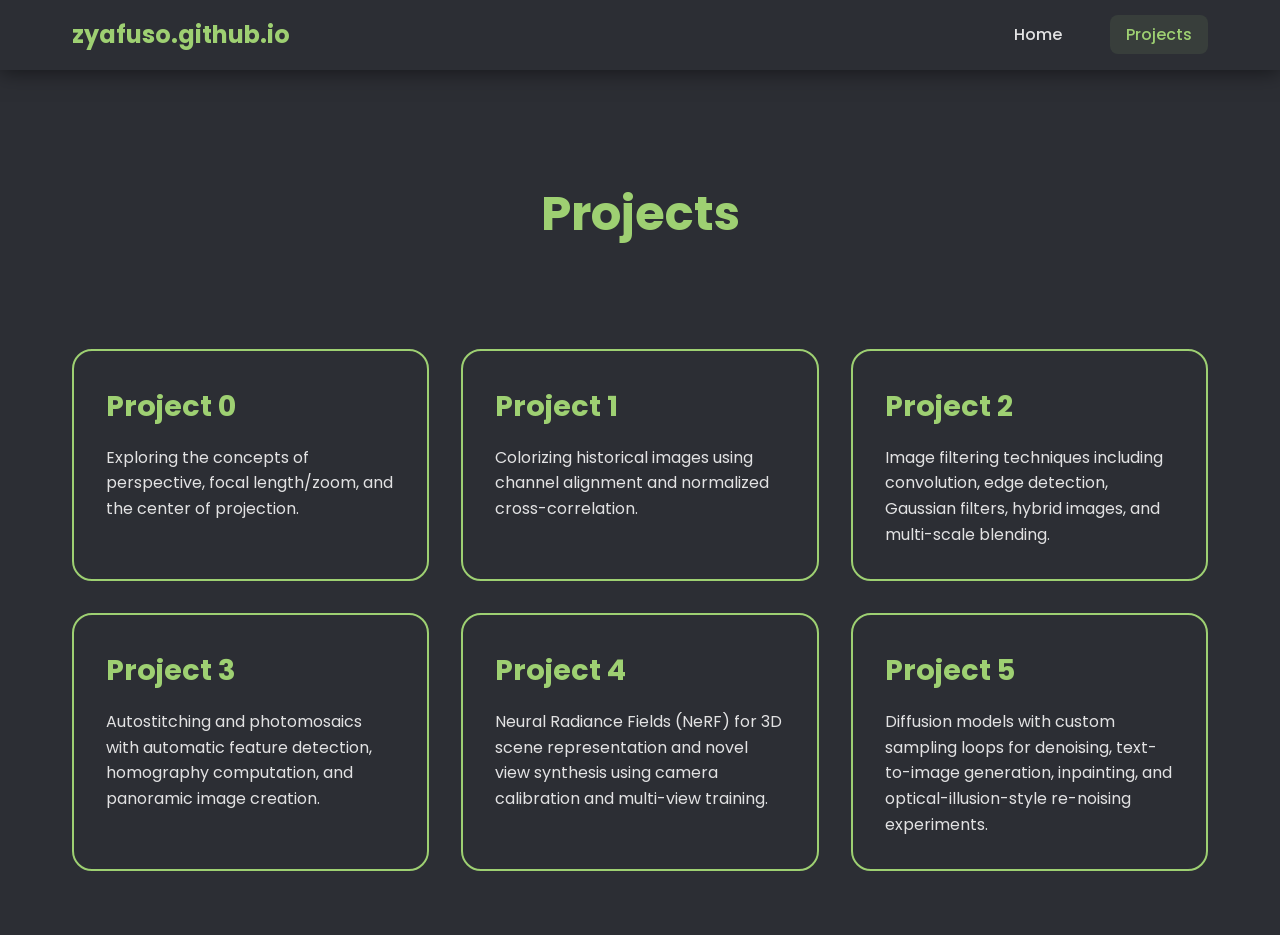
<file: projects.html>
<!DOCTYPE html>
<html lang="en">
<head>
    <meta charset="UTF-8">
    <meta name="viewport" content="width=device-width, initial-scale=1.0">
    <title>Projects - CS180 Website</title>
    <link rel="stylesheet" href="./styles.css">
    <link href="https://fonts.googleapis.com/css2?family=Poppins:wght@300;400;600;700&display=swap" rel="stylesheet">
</head>
<body>
    <nav class="navbar">
        <div class="nav-container">
            <div class="nav-logo">
                <span class="logo-text">zyafuso.github.io</span>
            </div>
            <ul class="nav-menu">
                <li class="nav-item">
                    <a href="index.html" class="nav-link">Home</a>
                </li>
                <li class="nav-item">
                    <a href="projects.html" class="nav-link active">Projects</a>
                </li>
            </ul>
        </div>
    </nav>

    <main class="main-content">
        <section class="page-header">
            <div class="header-content">
                <h1 class="page-title">Projects</h1>
            </div>
        </section>

        <section class="projects-section">
            <div class="container">
                <div class="projects-grid">
                    <div class="project-tile">
                        <a href="project0.html" class="project-link">
                            <h3>Project 0</h3>
                            <p>Exploring the concepts of perspective, focal length/zoom, and the center of projection.</p>
                        </a>
                    </div>
                    <div class="project-tile">
                        <a href="project1.html" class="project-link">
                            <h3>Project 1</h3>
                            <p>Colorizing historical images using channel alignment and normalized cross-correlation.</p>
                        </a>
                    </div>
                    <div class="project-tile">
                        <a href="project2.html" class="project-link">
                            <h3>Project 2</h3>
                            <p>Image filtering techniques including convolution, edge detection, Gaussian filters, hybrid images, and multi-scale blending.</p>
                        </a>
                    </div>
                    <div class="project-tile">
                        <a href="project3a.html" class="project-link">
                            <h3>Project 3</h3>
                            <p>Autostitching and photomosaics with automatic feature detection, homography computation, and panoramic image creation.</p>
                        </a>
                    </div>
                    <div class="project-tile">
                        <a href="project4.html" class="project-link">
                            <h3>Project 4</h3>
                            <p>Neural Radiance Fields (NeRF) for 3D scene representation and novel view synthesis using camera calibration and multi-view training.</p>
                        </a>
                    </div>
                    <div class="project-tile">
                        <a href="project5a.html" class="project-link">
                            <h3>Project 5</h3>
                            <p>Diffusion models with custom sampling loops for denoising, text-to-image generation, inpainting, and optical-illusion-style re-noising experiments.</p>
                        </a>
                    </div>
                </div>
            </div>
        </section>
    </main>

    <script src="./script.js"></script>
</body>
</html>
</file>
<file: styles.css>
/* Code Snippet Comparison Layout */
.code-compare {
    display: flex;
    flex-direction: column;
    gap: 1.5rem;
    align-items: stretch;
    margin: 1.5rem 0;
    width: 100%;
    max-width: 100vw;
}

.code-block {
    background: #181a1b;
    color: #e2e2e3;
    font-family: 'Fira Mono', 'Consolas', 'Menlo', 'Monaco', monospace;
    font-size: 0.85em;
    padding: 0;
    border-radius: 15px;
    border: 2px solid #e7c664;
    width: 100%;
    max-width: 100%;
    overflow-x: auto;
    white-space: pre;
    text-align: left;
    margin: 0;
    box-sizing: border-box;
    line-height: 0.9;
}

.code-block pre {
    margin: 0;
    padding: 0.6rem;
    background: #181a1b !important;
    border-radius: 15px;
}

.code-block pre code {
    background: #181a1b !important;
}

pre {
    line-height: 0.9;
    margin: 1rem 0;
}

pre code {
    line-height: 0.9;
}

/* Code syntax highlighting (simple) */
.code-block .kw { color: #9ed072; font-weight: 600; }
.code-block .fn { color: #e7c664; font-weight: 600; }
.code-block .cm { color: #7fa7d6; font-style: italic; }
.code-block .va { color: #b8e68a; }
.code-block .num { color: #e7c664; }

.code-block-title {
    font-size: 1em;
    color: #e7c664;
    margin-bottom: 0.4em;
    font-family: 'Poppins', sans-serif;
    font-weight: 600;
}

/* Terminal Output Style */
.terminal-output {
    background: #181a1b;
    color: #9ed072;
    font-family: 'Fira Mono', 'Consolas', 'Menlo', 'Monaco', monospace;
    font-size: 0.9em;
    padding: 0.8rem 1rem;
    border-radius: 8px;
    border: 1.5px solid #e7c664;
    margin: 1rem 0;
    white-space: pre-wrap;
    overflow-x: auto;
    box-shadow: 0 2px 12px rgba(231,198,100,0.07);
    width: 100%;
    max-width: 100%;
    box-sizing: border-box;
    line-height: 1.4;
}

/* Reset and base styles */
* {
    margin: 0;
    padding: 0;
    box-sizing: border-box;
}

body {
    font-family: 'Poppins', sans-serif;
    line-height: 1.6;
    color: #e2e2e3;
    background: #2c2e34;
}

/* Navigation */
.navbar {
    background: #2c2e34;
    padding: 1rem 0;
    position: fixed;
    top: 0;
    width: 100%;
    z-index: 1000;
    box-shadow: 0 2px 20px rgba(0, 0, 0, 0.5);
}

.nav-container {
    max-width: 1200px;
    margin: 0 auto;
    padding: 0 2rem;
    display: flex;
    justify-content: space-between;
    align-items: center;
}

.nav-logo .logo-text {
    font-size: 1.5rem;
    font-weight: 700;
    color: #9ed072;
    text-decoration: none;
}

.nav-menu {
    display: flex;
    list-style: none;
    gap: 2rem;
}

.nav-link {
    color: #e2e2e3;
    text-decoration: none;
    font-weight: 500;
    transition: all 0.3s ease;
    padding: 0.5rem 1rem;
    border-radius: 8px;
}

.nav-link:hover,
.nav-link.active {
    background: rgba(158, 208, 114, 0.1);
    color: #9ed072;
}

.inline-link {
    color: #9ed072;
    font-weight: 600;
    text-decoration: none;
    transition: color 0.2s ease, text-decoration 0.2s ease;
}

.inline-link:hover {
    color: #b8e68a;
    text-decoration: underline;
}

/* Main content */
.main-content {
    margin-top: 80px;
    min-height: calc(100vh - 80px);
}

/* Hero section */
.hero-section {
    background: #2c2e34;
    padding: 4rem 2rem;
    display: flex;
    align-items: center;
    justify-content: center;
    min-height: 80vh;
}

.hero-content {
    text-align: center;
    color: #e2e2e3;
}

.hero-title {
    font-size: 3.5rem;
    font-weight: 700;
    color: #9ed072;
}

/* Contact Section */
.contact-section {
    display: flex;
    justify-content: center;
    margin-bottom: 3rem;
}

.email-banner {
    display: flex;
    align-items: center;
    gap: 1rem;
    background: rgba(158, 208, 114, 0.1);
    border: 2px solid #9ed072;
    border-radius: 50px;
    padding: 1rem 2rem;
    transition: all 0.3s ease;
    backdrop-filter: blur(10px);
}

.email-banner:hover {
    background: rgba(158, 208, 114, 0.2);
    transform: translateY(-2px);
    box-shadow: 0 8px 25px rgba(158, 208, 114, 0.3);
}

.email-icon {
    width: 24px;
    height: 24px;
    color: #9ed072;
    flex-shrink: 0;
}

.email-link {
    color: #9ed072;
    text-decoration: none;
    font-size: 1.1rem;
    font-weight: 500;
    transition: color 0.3s ease;
}

.email-link:hover {
    color: #b8e68a;
}

/* About Section */
.about-section {
    max-width: 800px;
    margin: 0 auto;
    text-align: center;
}

.about-text {
    font-size: 1.2rem;
    line-height: 1.8;
    color: #c4c4c5;
    margin: 0;
    padding: 2rem;
    background: rgba(44, 46, 52, 0.6);
    border-radius: 20px;
    border: 1px solid rgba(158, 208, 114, 0.2);
    backdrop-filter: blur(10px);
}

/* Page Header */
.page-header {
    background: #2c2e34;
    padding: 6rem 2rem 2rem;
    text-align: center;
    color: #e2e2e3;
}

.page-title {
    font-size: 3rem;
    font-weight: 700;
    color: #9ed072;
}

/* Container */
.container {
    max-width: 1200px;
    margin: 0 auto;
    padding: 0 2rem;
}

/* Projects Section */
.projects-section {
    padding: 4rem 0;
    background: #2c2e34;
}

.projects-grid {
    display: grid;
    grid-template-columns: repeat(auto-fit, minmax(300px, 1fr));
    gap: 2rem;
}

.gallery-grid {
    display: grid;
    grid-template-columns: repeat(3, 1fr);
    gap: 1.5rem;
    margin: 2rem 0;
}

.gallery-grid.grid-4 {
    grid-template-columns: repeat(4, minmax(0, 1fr));
}

.gallery-grid.grid-6 {
    grid-template-columns: repeat(6, minmax(0, 1fr));
}

.gallery-grid.center-two {
    grid-template-columns: repeat(2, minmax(0, 1fr));
    justify-items: center;
}

.gallery-grid.center-single {
    grid-template-columns: repeat(1, minmax(0, 1fr));
    justify-items: center;
}

.set-title-row {
    display: flex;
    justify-content: space-between;
    width: 100%;
    margin: 0.25rem 0 0.35rem 0;
    font-weight: 600;
}

@media (max-width: 1024px) {
    .gallery-grid.grid-4 {
        grid-template-columns: repeat(2, minmax(0, 1fr));
    }
    .gallery-grid.grid-6 {
        grid-template-columns: repeat(3, minmax(0, 1fr));
    }
}

@media (max-width: 640px) {
    .gallery-grid {
        grid-template-columns: 1fr;
    }
    .gallery-grid.grid-4,
    .gallery-grid.grid-6 {
        grid-template-columns: 1fr;
    }
}

.grid-item {
    display: flex;
    flex-direction: column;
    align-items: center;
}

/* Image Modal Styles */
.modal {
    display: none;
    position: fixed;
    z-index: 2000;
    left: 0;
    top: 0;
    width: 100%;
    height: 100%;
    background-color: rgba(0, 0, 0, 0.9);
    animation: fadeIn 0.3s ease-in-out;
}

.modal-content {
    margin: auto;
    display: block;
    max-width: 90%;
    max-height: 90%;
    object-fit: contain;
    animation: zoomIn 0.3s ease-in-out;
}

#caption {
    margin: auto;
    display: block;
    width: 80%;
    max-width: 700px;
    text-align: center;
    color: #e2e2e3;
    padding: 10px 0;
    height: 150px;
    font-size: 1.1rem;
}

.close {
    position: absolute;
    top: 15px;
    right: 35px;
    color: #e2e2e3;
    font-size: 40px;
    font-weight: bold;
    transition: 0.3s;
    cursor: pointer;
}

.close:hover,
.close:focus {
    color: #9ed072;
    text-decoration: none;
    cursor: pointer;
}

.clickable-image {
    cursor: pointer;
    transition: transform 0.2s ease-in-out;
}

.clickable-image:hover {
    transform: scale(1.02);
}

@keyframes fadeIn {
    from { opacity: 0; }
    to { opacity: 1; }
}

@keyframes zoomIn {
    from { transform: scale(0.8); opacity: 0; }
    to { transform: scale(1); opacity: 1; }
}

.project-tile {
    background: #2c2e34;
    padding: 2rem;
    border-radius: 20px;
    border: 2px solid #9ed072;
    transition: all 0.3s ease;
}

.project-tile:hover {
    transform: translateY(-5px);
    box-shadow: 0 20px 40px rgba(158, 208, 114, 0.2);
    border-color: #e7c664;
}

.project-tile .project-link {
    text-decoration: none;
    color: inherit;
}

.project-tile h3 {
    color: #9ed072;
    font-size: 1.8rem;
    margin-bottom: 1rem;
}

.project-tile p {
    color: #e2e2e3;
    line-height: 1.6;
}

/* Project 0 Section */
.project-content {
    padding: 4rem 0;
    background: #2c2e34;
    color: #e2e2e3;
}

.project-container {
    max-width: 1000px;
    margin: 0 auto;
}

.project-intro {
    text-align: center;
    margin-bottom: 4rem;
    padding: 2rem;
    background: #2c2e34;
    border-radius: 20px;
    border: 2px solid #9ed072;
}

.project-intro h2 {
    font-size: 2.5rem;
    color: #9ed072;
    margin-bottom: 1rem;
}

.project-intro p {
    font-size: 1.2rem;
    color: #e2e2e3;
}

/* Image Sections */
.content-section {
    display: flex;
    flex-direction: column;
    gap: 1rem;
    margin-bottom: 3rem;
    padding: 1.5rem;
    background: #2c2e34;
    border-radius: 15px;
    border: 2px solid #9ed072;
}

.content-section h3 {
    font-size: 1.8rem;
    color: #9ed072;
    margin-bottom: 1.5rem;
    text-align: center;
}

.content-section h4 {
    font-size: 1.4rem;
    color: #e7c664;
    margin-bottom: 1rem;
    margin-top: 1.5rem;
}

.content-section h5 {
    font-size: 1.2rem;
    color: #e7c664;
    margin-bottom: 0.8rem;
    margin-top: 1rem;
    text-align: center;
    font-family: 'Poppins', sans-serif;
}

.content-section h6 {
    font-size: 1rem;
    color: #e7c664;
    margin-bottom: 0.5rem;
    text-align: center;
    font-family: 'Poppins', sans-serif;
    font-weight: 500;
}

/* Level captions for grids */
.level-caption {
    color: #e7c664;
    font-weight: 600;
    text-align: center;
    font-family: 'Poppins', sans-serif;
    font-size: 1rem;
    margin: 0.5rem 0;
}

/* Image Pairs (Kai and Wurster) */
.comparison-grid {
    display: flex;
    gap: 2rem;
    justify-content: center;
    align-items: flex-start;
}

.comparison-item {
    text-align: center;
    flex: 1;
    max-width: 45%;
    display: flex;
    flex-direction: column;
    align-items: center;
}

.content-image {
    max-width: 100%;
    max-height: 360px;
    width: auto;
    height: auto;
    object-fit: contain;
    border: 2px solid #9ed072;
    border-radius: 15px;
    margin-bottom: 0.25rem;
    display: block;
    margin-left: auto;
    margin-right: auto;
}

.content-image.square-img {
    width: 220px;
    height: 220px;
    max-width: 100%;
    max-height: 100%;
    object-fit: contain;
}

/* Scoped smaller squares for section 1.7 only */
.content-section.part-17 .content-image.square-img {
    width: 154px;
    height: 154px;
    max-width: 154px;
    max-height: 154px;
}

.fox-variations-table {
    width: 100%;
    border-collapse: collapse;
    margin: 2rem 0;
    background-color: #1a1a1a;
    border-radius: 10px;
    overflow: hidden;
}

.fox-variations-table thead {
    background-color: #2a2a2a;
}

.fox-variations-table th {
    padding: 1rem;
    text-align: center;
    font-weight: 600;
    color: #9ed072;
    border: 1px solid #333;
    font-size: 1rem;
}

.fox-variations-table tbody th {
    background-color: #2a2a2a;
    vertical-align: middle;
}

.fox-variations-table td {
    padding: 1rem;
    text-align: center;
    border: 1px solid #333;
    vertical-align: middle;
}

.table-image {
    max-width: 100%;
    width: auto;
    height: auto;
    max-height: 300px;
    object-fit: contain;
    border: 2px solid #9ed072;
    border-radius: 10px;
    display: block;
    margin: 0 auto;
}

.full-width-video {
    width: 100%;
    max-width: 100%;
    height: 700px;
    display: block;
    border: 2px solid #9ed072;
    border-radius: 15px;
    background-color: #000;
    object-fit: contain;
}

.content-caption {
    color: #e7c664;
    font-size: 1rem;
    font-weight: 500;
    margin: 0.05rem 0 0.35rem 0;
    text-align: center;
    font-family: 'Poppins', sans-serif;
}

.dual-caption .hover-caption {
    display: none;
}

.grid-item:hover .dual-caption .hover-caption {
    display: block;
}

.grid-item:hover .dual-caption .primary-caption {
    display: none;
}

.visual-anagram {
    transition: transform 0.4s ease;
    transform-origin: center;
}

.visual-anagram:hover {
    transform: rotate(180deg);
}

.section-description {
    order: 99;
    text-align: left;
    padding: 1rem;
    background: rgba(158, 208, 114, 0.05);
    border-radius: 10px;
    border: 1px solid rgba(158, 208, 114, 0.2);
}

.content-section.part-17 .section-description {
    order: 0;
}

.section-description p {
    color: #e2e2e3;
    font-size: 1.1rem;
    line-height: 1.6;
    margin: 0;
    max-width: 1000px;
}

/* Pappy Container - Side by Side Layout */
.pappy-container {
    display: flex;
    gap: 2rem;
    justify-content: center;
    align-items: flex-start;
}

.pappy-gif, .pappy-slideshow {
    flex: 1;
    max-width: 45%;
    display: flex;
    flex-direction: column;
    align-items: center;
}

.pappy-gif h4, .pappy-slideshow h4 {
    color: #9ed072;
    font-size: 1.5rem;
    margin-bottom: 1rem;
    text-align: center;
}

.gif-description {
    color: #e2e2e3;
    font-size: 0.9rem;
    margin-bottom: 1rem;
    text-align: center;
}

.pappy-gif-image {
    max-width: 100%;
    max-height: 300px;
    width: auto;
    height: auto;
    object-fit: contain;
    border: 2px solid #9ed072;
    border-radius: 15px;
    margin-bottom: 1rem;
    display: block;
    margin-left: auto;
    margin-right: auto;
}

.play-btn {
    background: #e7c664;
    color: #2c2e34;
    border: none;
    padding: 0.75rem 1.5rem;
    border-radius: 8px;
    cursor: pointer;
    font-weight: 600;
    font-size: 1rem;
    transition: all 0.3s ease;
    margin: 0 auto;
    display: block;
}

.play-btn:hover {
    background: #9ed072;
    transform: translateY(-2px);
    box-shadow: 0 5px 15px rgba(231, 198, 100, 0.3);
}

/* Pappy Slideshow */
.pappy-slideshow {
    text-align: center;
}

.pappy-main {
    margin-bottom: 2rem;
}

.pappy-main-image {
    max-width: 100%;
    max-height: 300px;
    width: auto;
    height: auto;
    object-fit: contain;
    border: 2px solid #9ed072;
    border-radius: 15px;
    margin-bottom: 1rem;
    display: block;
    margin-left: auto;
    margin-right: auto;
}

.pappy-controls {
    display: flex;
    justify-content: center;
    gap: 1rem;
    margin-bottom: 2rem;
}

.pappy-btn {
    background: #9ed072;
    color: #2c2e34;
    border: none;
    padding: 0.5rem 1rem;
    border-radius: 8px;
    cursor: pointer;
    font-weight: 600;
    transition: all 0.3s ease;
}

.pappy-btn:hover {
    background: #e7c664;
    transform: translateY(-2px);
}

.pappy-thumbnails {
    display: flex;
    justify-content: center;
    gap: 1rem;
}

.pappy-thumbnail {
    width: 80px;
    height: 60px;
    object-fit: cover;
    border: 2px solid #9ed072;
    border-radius: 8px;
    cursor: pointer;
    transition: all 0.3s ease;
}

.pappy-thumbnail:hover {
    border-color: #e7c664;
    transform: scale(1.05);
}

.pappy-thumbnail.active {
    border-color: #e7c664;
    box-shadow: 0 0 10px rgba(231, 198, 100, 0.5);
}

/* Poppy Frames (GIF-like layout) */
.poppy-frames {
    display: grid;
    grid-template-columns: repeat(4, 1fr);
    gap: 1rem;
}

.frame-item {
    text-align: center;
}

.frame-item .content-image {
    height: 200px;
}

/* Project Section Styles */
.project-section {
    max-width: 1200px;
    margin: 0 auto;
    padding: 2rem;
    background: #2c2e34;
    border-radius: 20px;
    border: 2px solid #9ed072;
    margin-bottom: 3rem;
}

.project-section h2 {
    font-size: 2.2rem;
    color: #9ed072;
    margin-bottom: 1.5rem;
    text-align: center;
    border-bottom: 2px solid #e7c664;
    padding-bottom: 0.5rem;
}

.project-section h3 {
    font-size: 1.6rem;
    color: #e7c664;
    margin-bottom: 1rem;
    margin-top: 2rem;
}

.project-section h4 {
    font-size: 1.3rem;
    color: #e7c664;
    margin-bottom: 0.8rem;
    margin-top: 1.5rem;
}

.project-section p {
    color: #e2e2e3;
    line-height: 1.6;
    margin-bottom: 1rem;
    font-size: 1.1rem;
}

.project-section code {
    background: #181a1b;
    color: #e7c664;
    padding: 0.2rem 0.5rem;
    border-radius: 4px;
    font-family: 'Fira Mono', 'Consolas', 'Menlo', 'Monaco', monospace;
    font-size: 0.9em;
}

.project-section ul {
    color: #e2e2e3;
    line-height: 1.6;
    margin-left: 2rem;
    margin-bottom: 1rem;
}

.project-section li {
    margin-bottom: 0.5rem;
}

/* Image Grid Styles */
.image-grid {
    margin: 2rem 0;
}

.image-row {
    display: flex;
    gap: 1rem;
    justify-content: center;
    align-items: flex-start;
    margin-bottom: 2rem;
    flex-wrap: wrap;
}

.project-image {
    max-width: 100%;
    max-height: 300px;
    width: auto;
    height: auto;
    object-fit: contain;
    border: 2px solid #9ed072;
    border-radius: 15px;
    transition: transform 0.3s ease;
    cursor: pointer;
}

.project-image:hover {
    transform: scale(1.02);
    border-color: #e7c664;
}

/* Math Equation Styles */
.math-equation {
    background: #181a1b;
    border: 2px solid #e7c664;
    border-radius: 10px;
    padding: 1.5rem;
    margin: 1.5rem 0;
    text-align: center;
}

.math-equation p {
    color: #e7c664;
    font-family: 'Fira Mono', 'Consolas', 'Menlo', 'Monaco', monospace;
    font-size: 1.1rem;
    margin: 0.5rem 0;
}

.equation-block {
    background: rgba(24, 26, 27, 0.3);
    border-left: 3px solid #e7c664;
    padding: 1.5rem 2rem;
    margin: 1rem 0;
}

.equation-title {
    color: #9ed072;
    font-size: 1.2rem;
    font-weight: 600;
    margin-bottom: 1rem;
    text-align: center;
}

.equation {
    color: #e7c664;
    font-family: 'Fira Mono', 'Consolas', 'Menlo', 'Monaco', monospace;
    font-size: 1.05rem;
    margin: 0.8rem 0;
    padding: 0.5rem;
    background: rgba(231, 198, 100, 0.05);
    border-radius: 6px;
    line-height: 1.8;
}

.equation-group {
    margin: 1rem 0;
    padding: 1rem;
    background: rgba(158, 208, 114, 0.05);
    border-radius: 8px;
    border-left: 3px solid #9ed072;
}

.equation-label {
    color: #9ed072;
    font-weight: 600;
    font-size: 0.95rem;
    margin-bottom: 0.5rem;
}

.matrix-display {
    text-align: center;
    margin: 0;
    padding: 0.5rem 0;
}

/* MathJax styling overrides */
.matrix-display mjx-container,
.matrix-display mjx-container * {
    color: #e7c664 !important;
}

.section-description mjx-container,
.section-description mjx-container * {
    color: #e7c664 !important;
}

/* Part Toggle Button */
.part-toggle {
    margin-top: 0.5rem;
}

.toggle-btn {
    background: #e7c664;
    color: #2c2e34;
    border: none;
    padding: 0.8rem 1.5rem;
    border-radius: 8px;
    cursor: pointer;
    font-weight: 600;
    font-size: 1rem;
    transition: all 0.3s ease;
}

.toggle-btn:hover {
    background: #9ed072;
    transform: translateY(-2px);
    box-shadow: 0 5px 15px rgba(231, 198, 100, 0.3);
}

/* Responsive design for images */
@media (max-width: 768px) {
    .hero-title {
        font-size: 2.5rem;
    }
    
    .email-banner {
        padding: 0.8rem 1.5rem;
        gap: 0.8rem;
    }
    
    .email-link {
        font-size: 1rem;
    }
    
    .about-text {
        font-size: 1.1rem;
        padding: 1.5rem;
    }
    
    .page-title {
        font-size: 2.5rem;
    }
    
    .projects-grid {
        grid-template-columns: 1fr;
    }
    
    .project-intro h2 {
        font-size: 2rem;
    }
    
    .project-0-pictures h3,
    .project-0-text h3 {
        font-size: 1.5rem;
    }

    .comparison-grid {
        flex-direction: column;
        gap: 1rem;
    }
    
    .comparison-item {
        max-width: 100%;
    }
    
    .pappy-container {
        flex-direction: column;
        gap: 1rem;
    }
    
    .pappy-gif, .pappy-slideshow {
        max-width: 100%;
    }
    
    .pappy-main-image {
        max-height: 250px;
        height: auto;
    }
    
    .pappy-gif-image {
        max-height: 250px;
        height: auto;
    }
    
    .pappy-controls {
        flex-wrap: wrap;
        gap: 0.5rem;
    }
    
    .pappy-thumbnails {
        flex-wrap: wrap;
        gap: 0.5rem;
    }
    
    .pappy-thumbnail {
        width: 60px;
        height: 45px;
    }
    
    .content-image {
        max-height: 250px;
        height: auto;
    }
    
    .project-section {
        padding: 1rem;
        margin-bottom: 2rem;
    }
    
    .project-section h2 {
        font-size: 1.8rem;
    }
    
    .project-section h3 {
        font-size: 1.4rem;
    }
    
    .project-section h4 {
        font-size: 1.2rem;
    }
    
    .image-row {
        flex-direction: column;
        align-items: center;
    }
    
    .project-image {
        max-height: 250px;
        margin-bottom: 1rem;
    }
    
    .math-equation {
        padding: 0.8rem;
    }
    
    .math-equation p {
        font-size: 1rem;
    }
    
    .full-width-video {
        height: 400px;
    }
}
</file>
